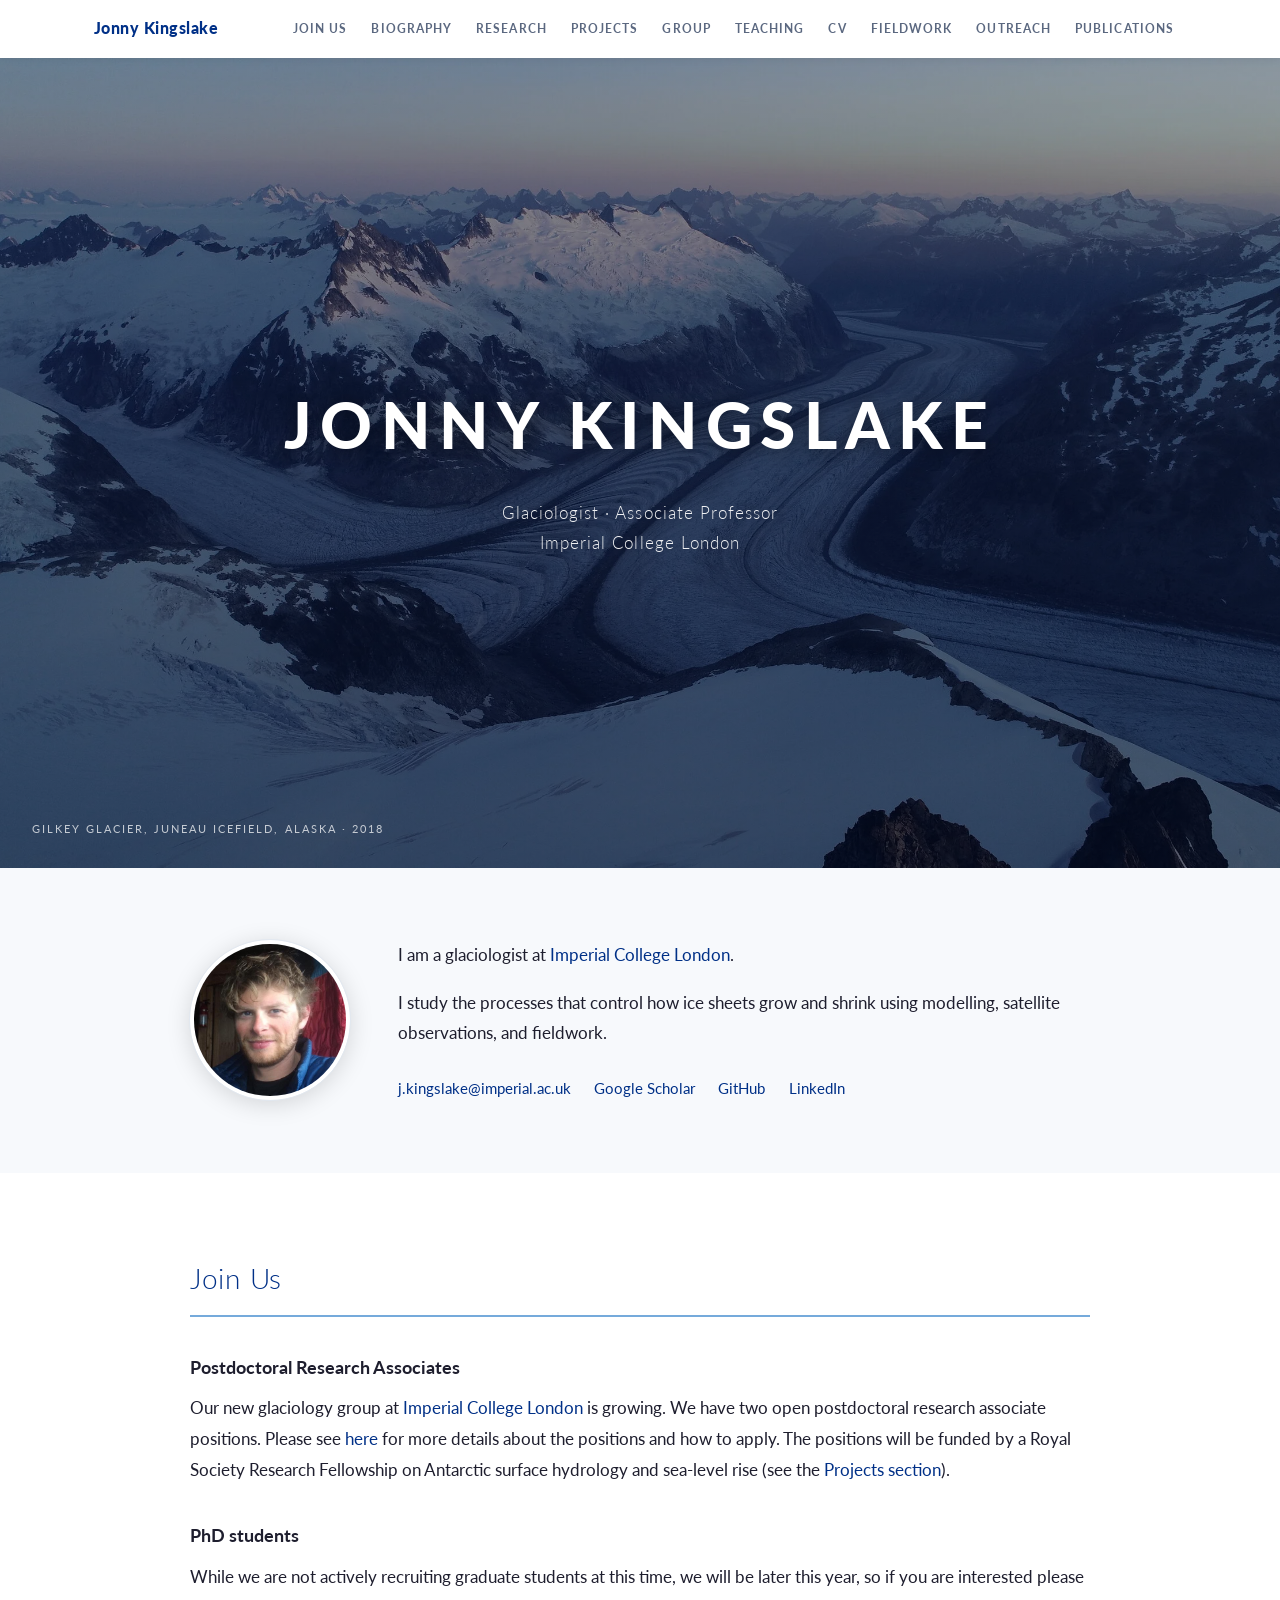
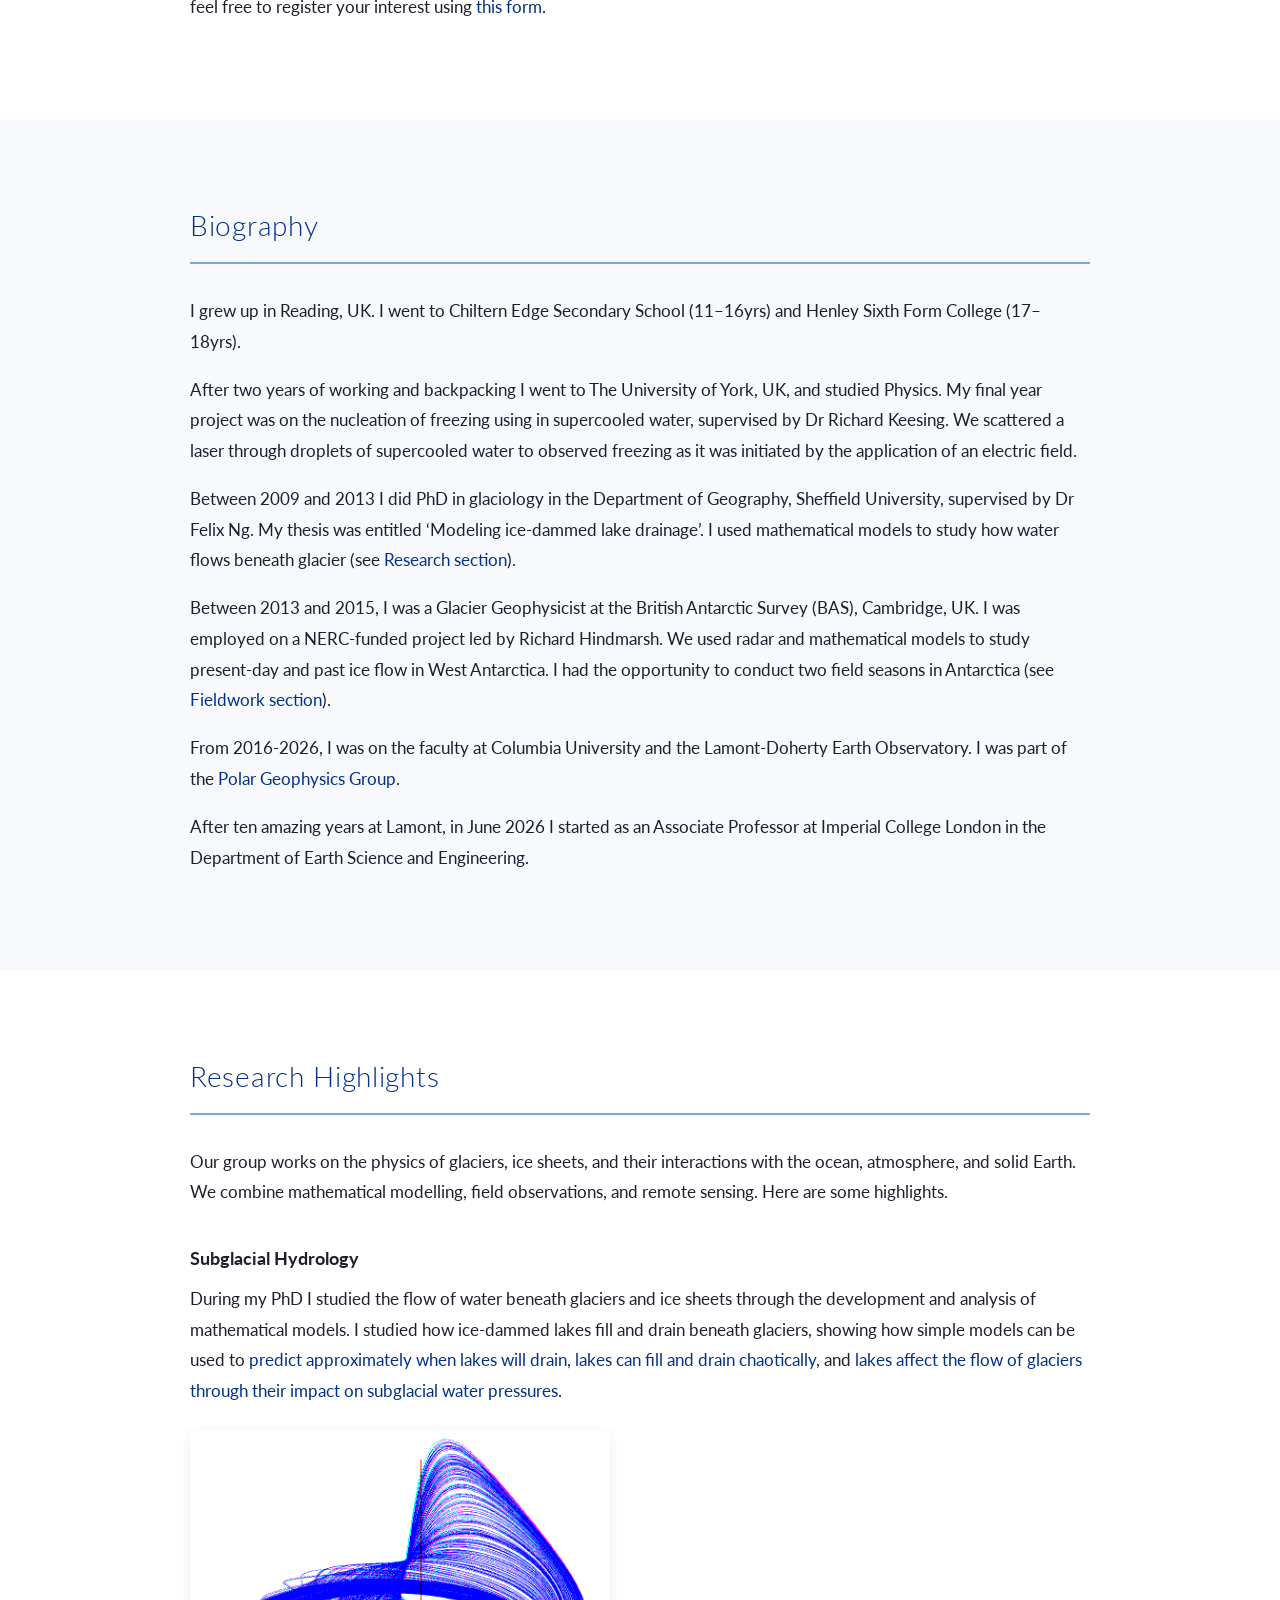
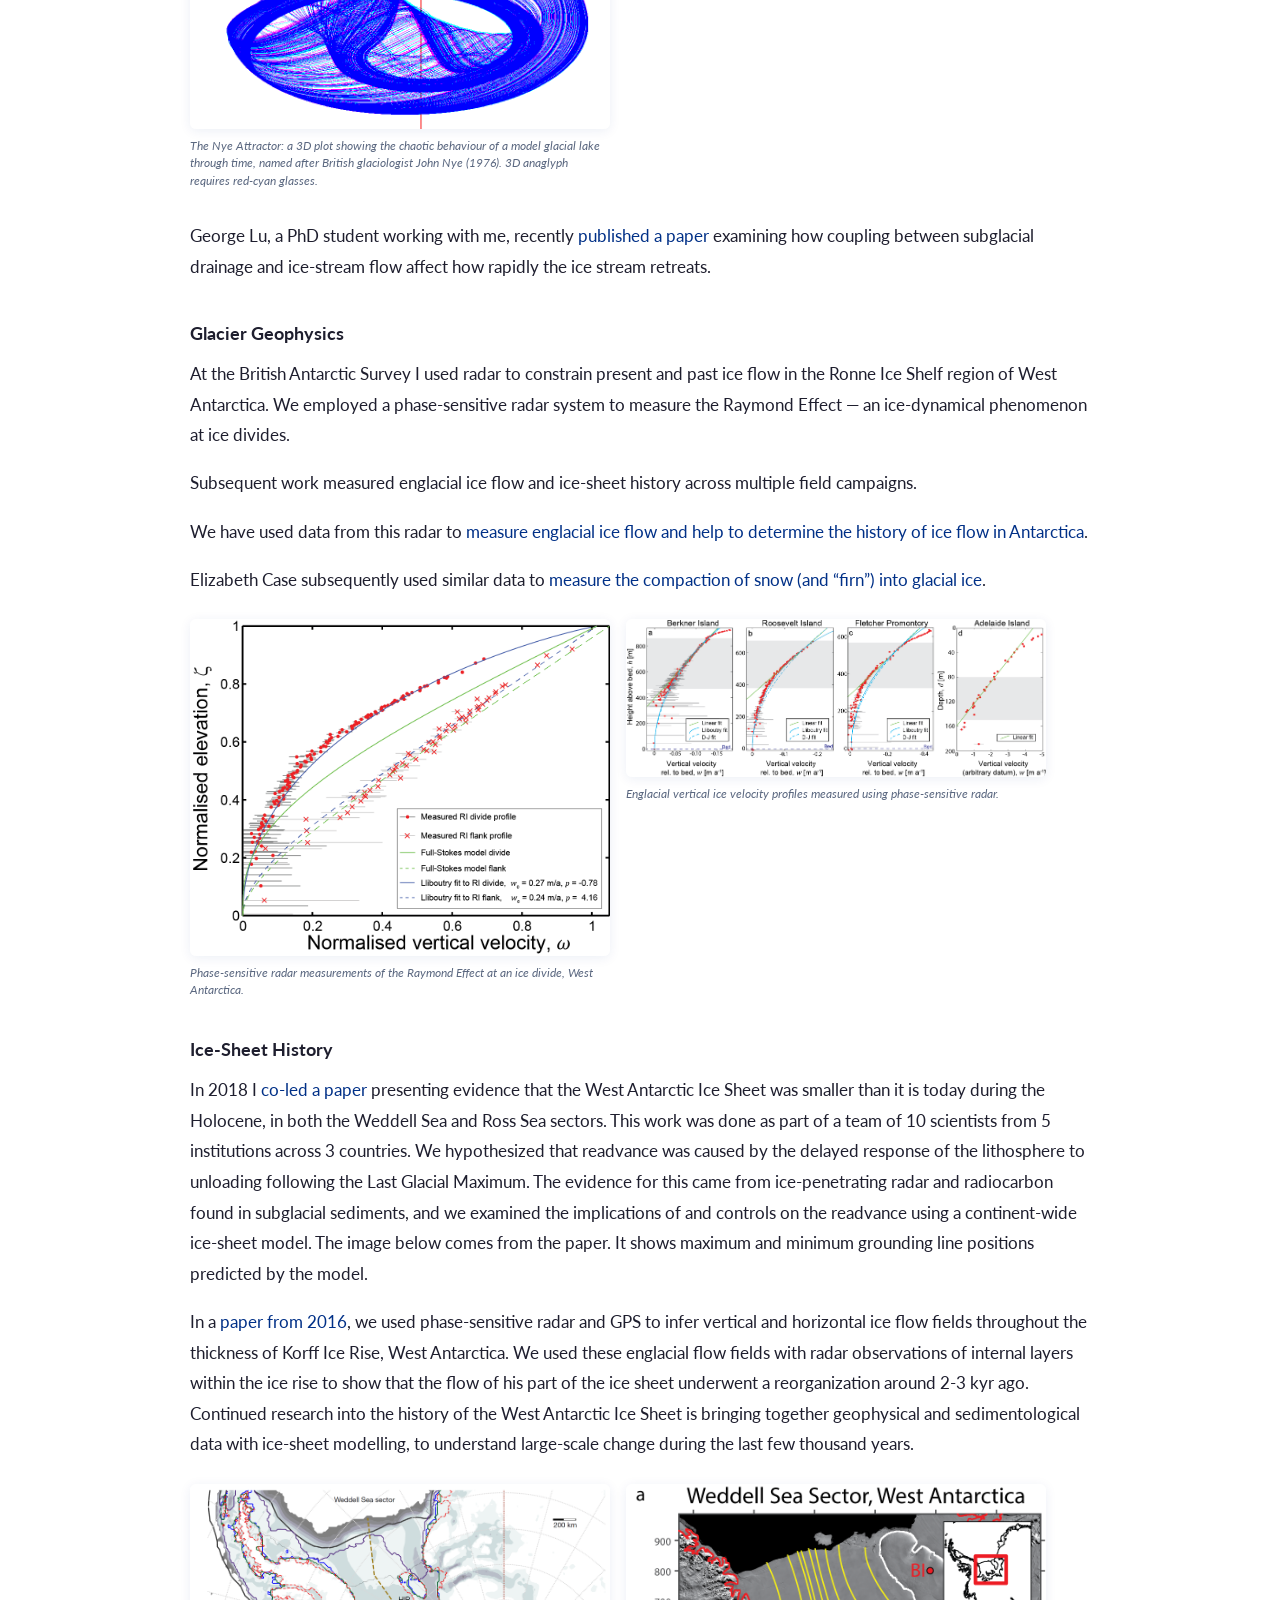
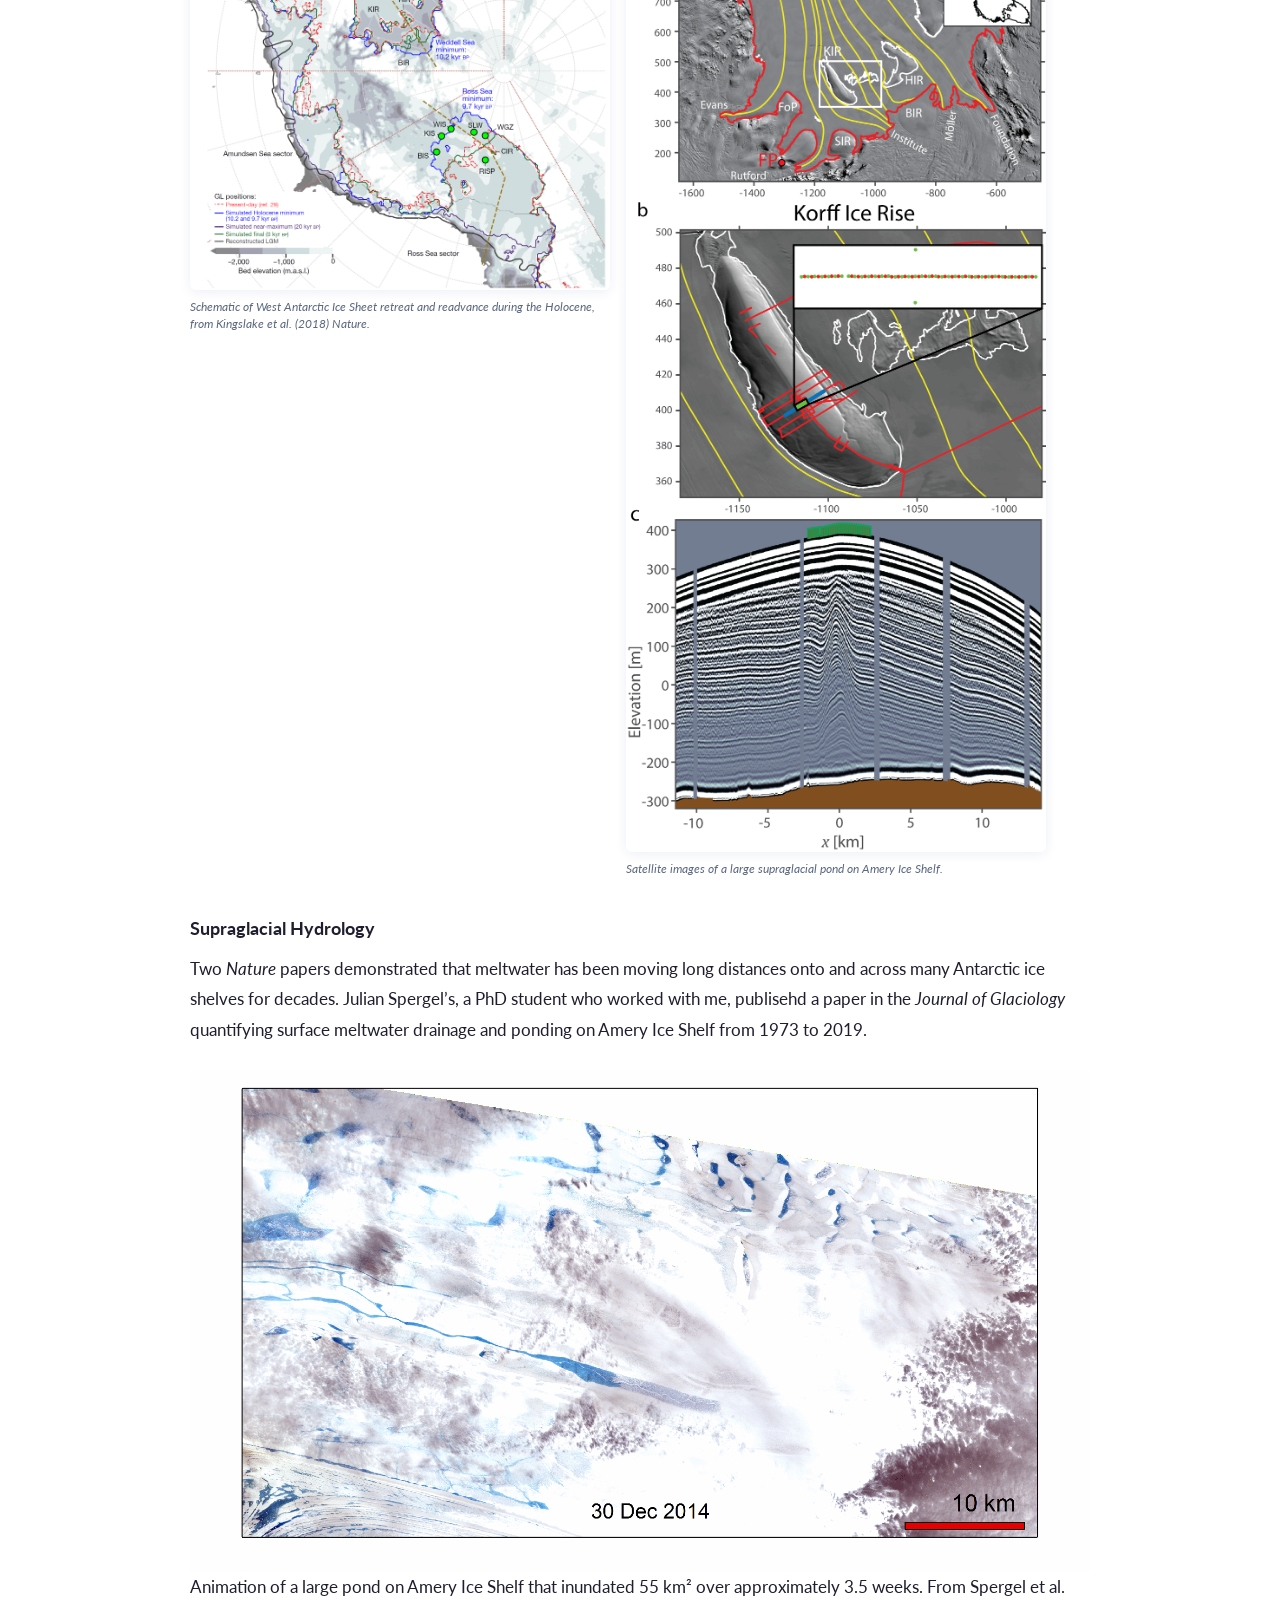
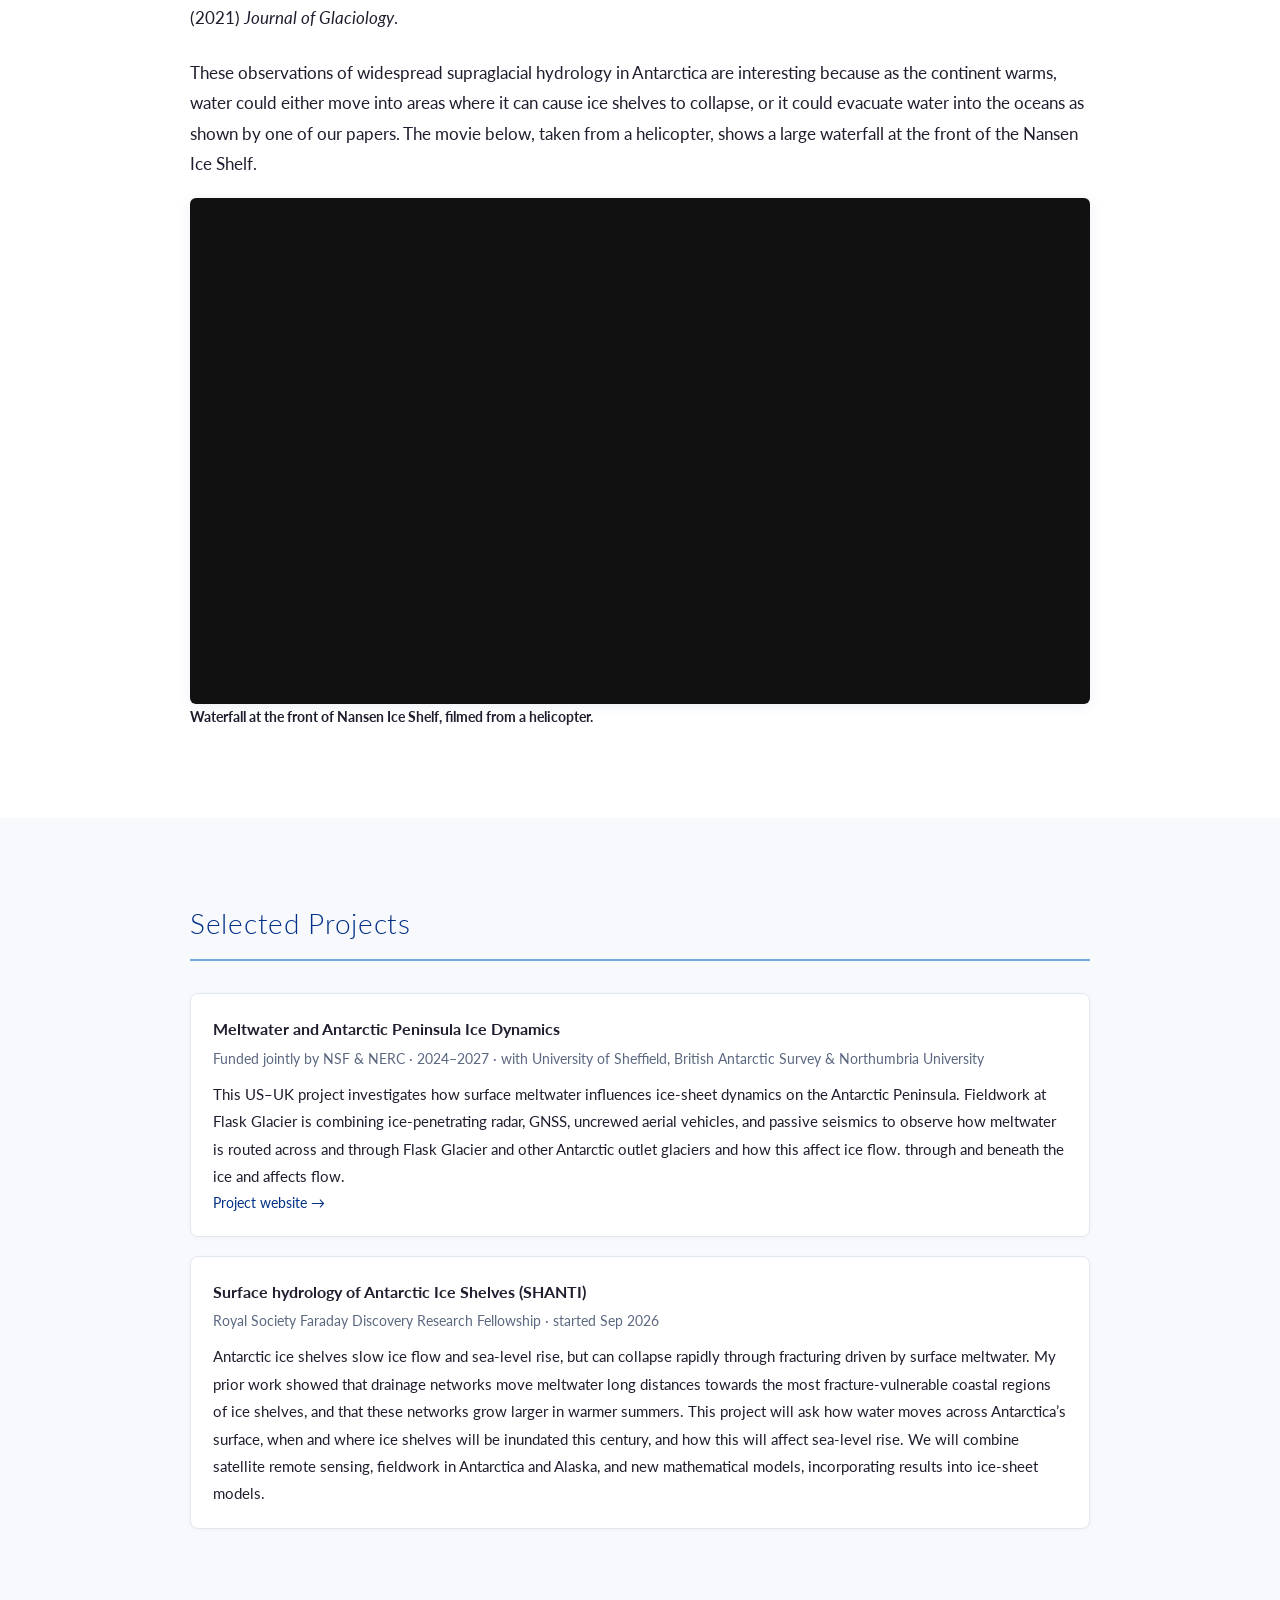
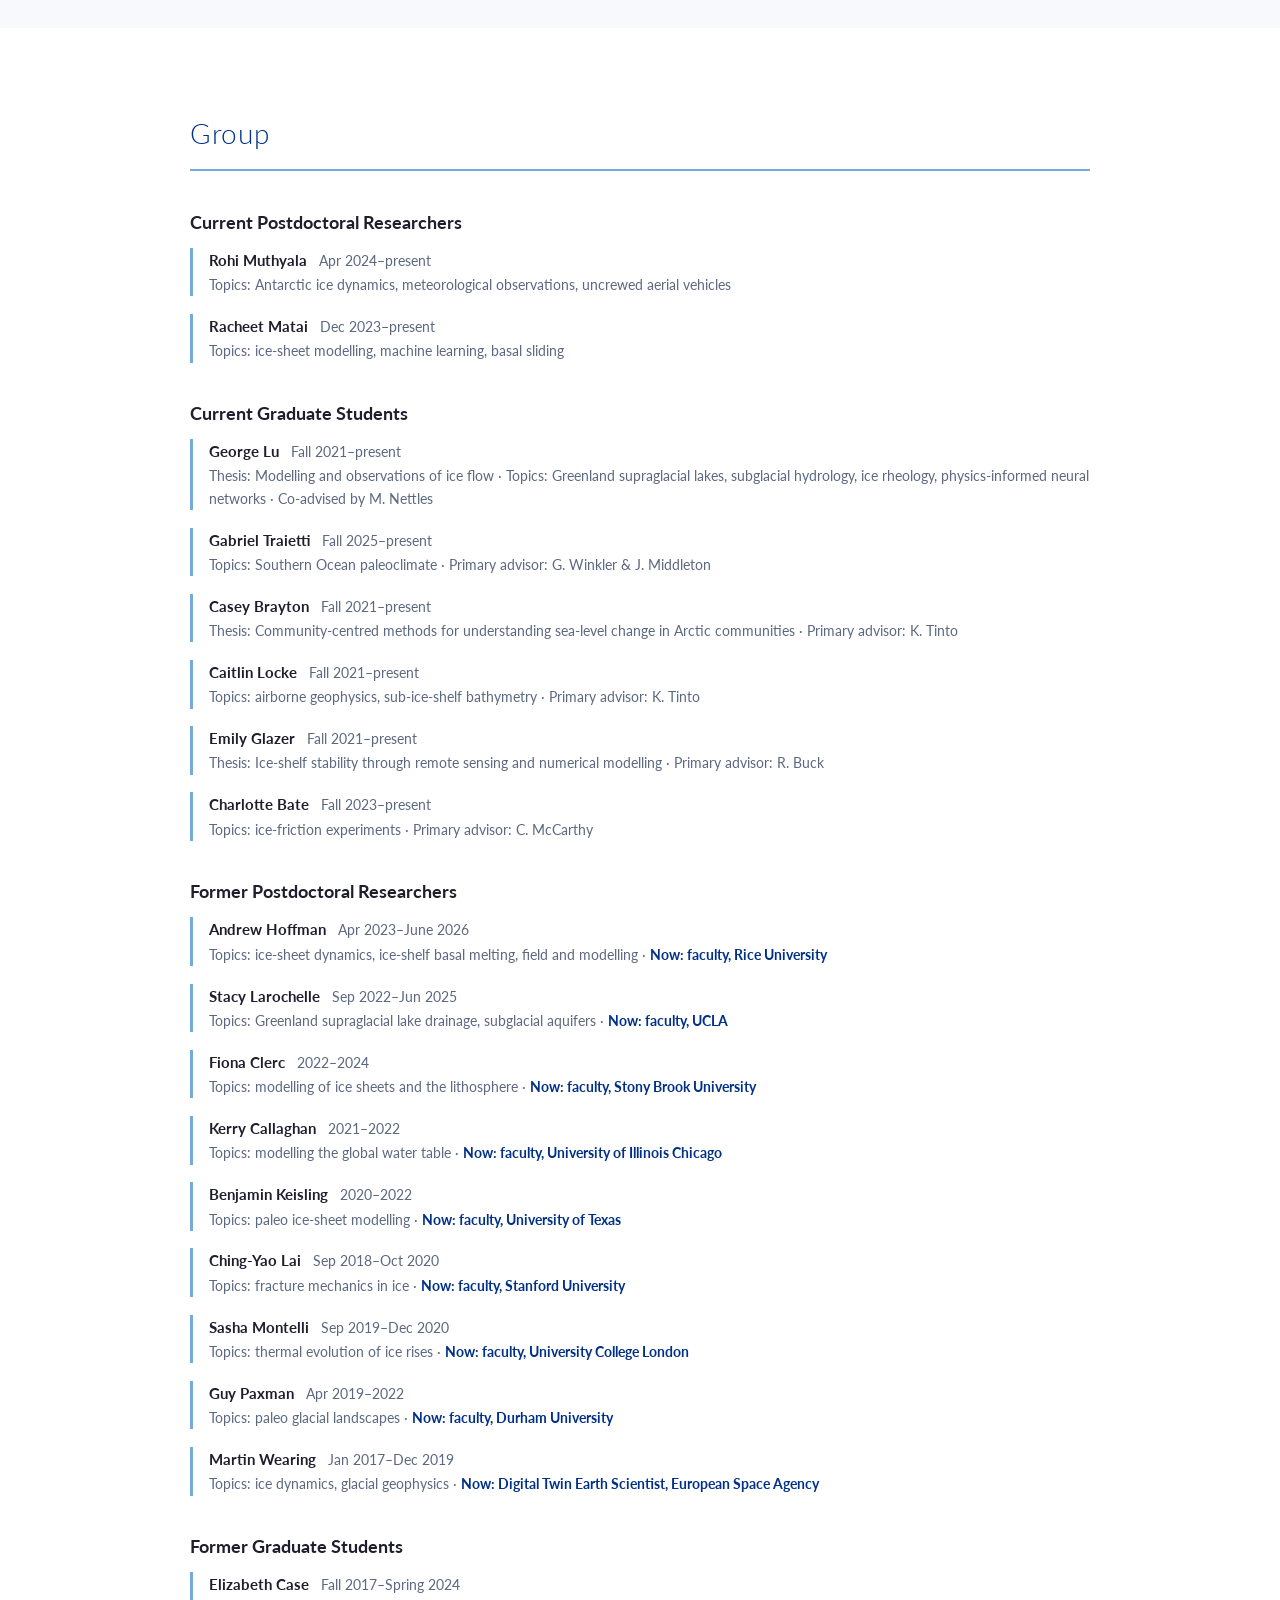
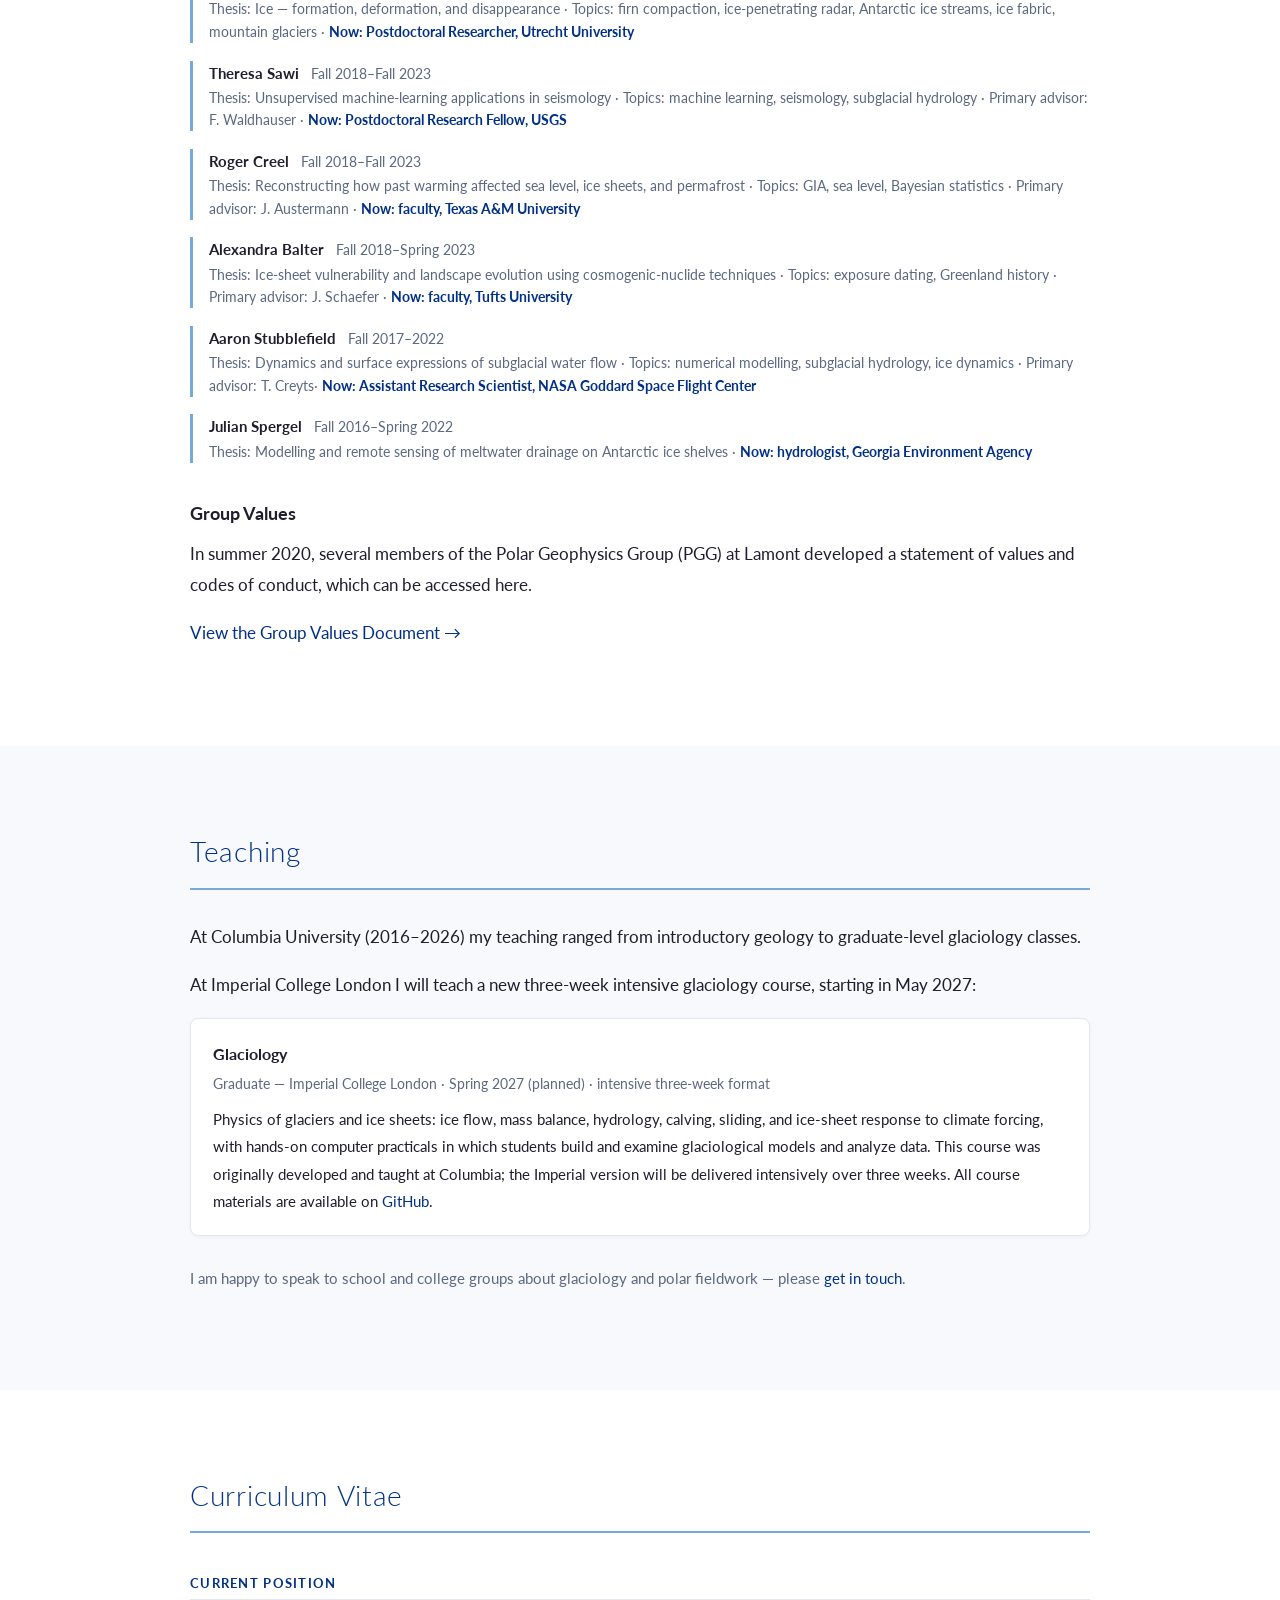
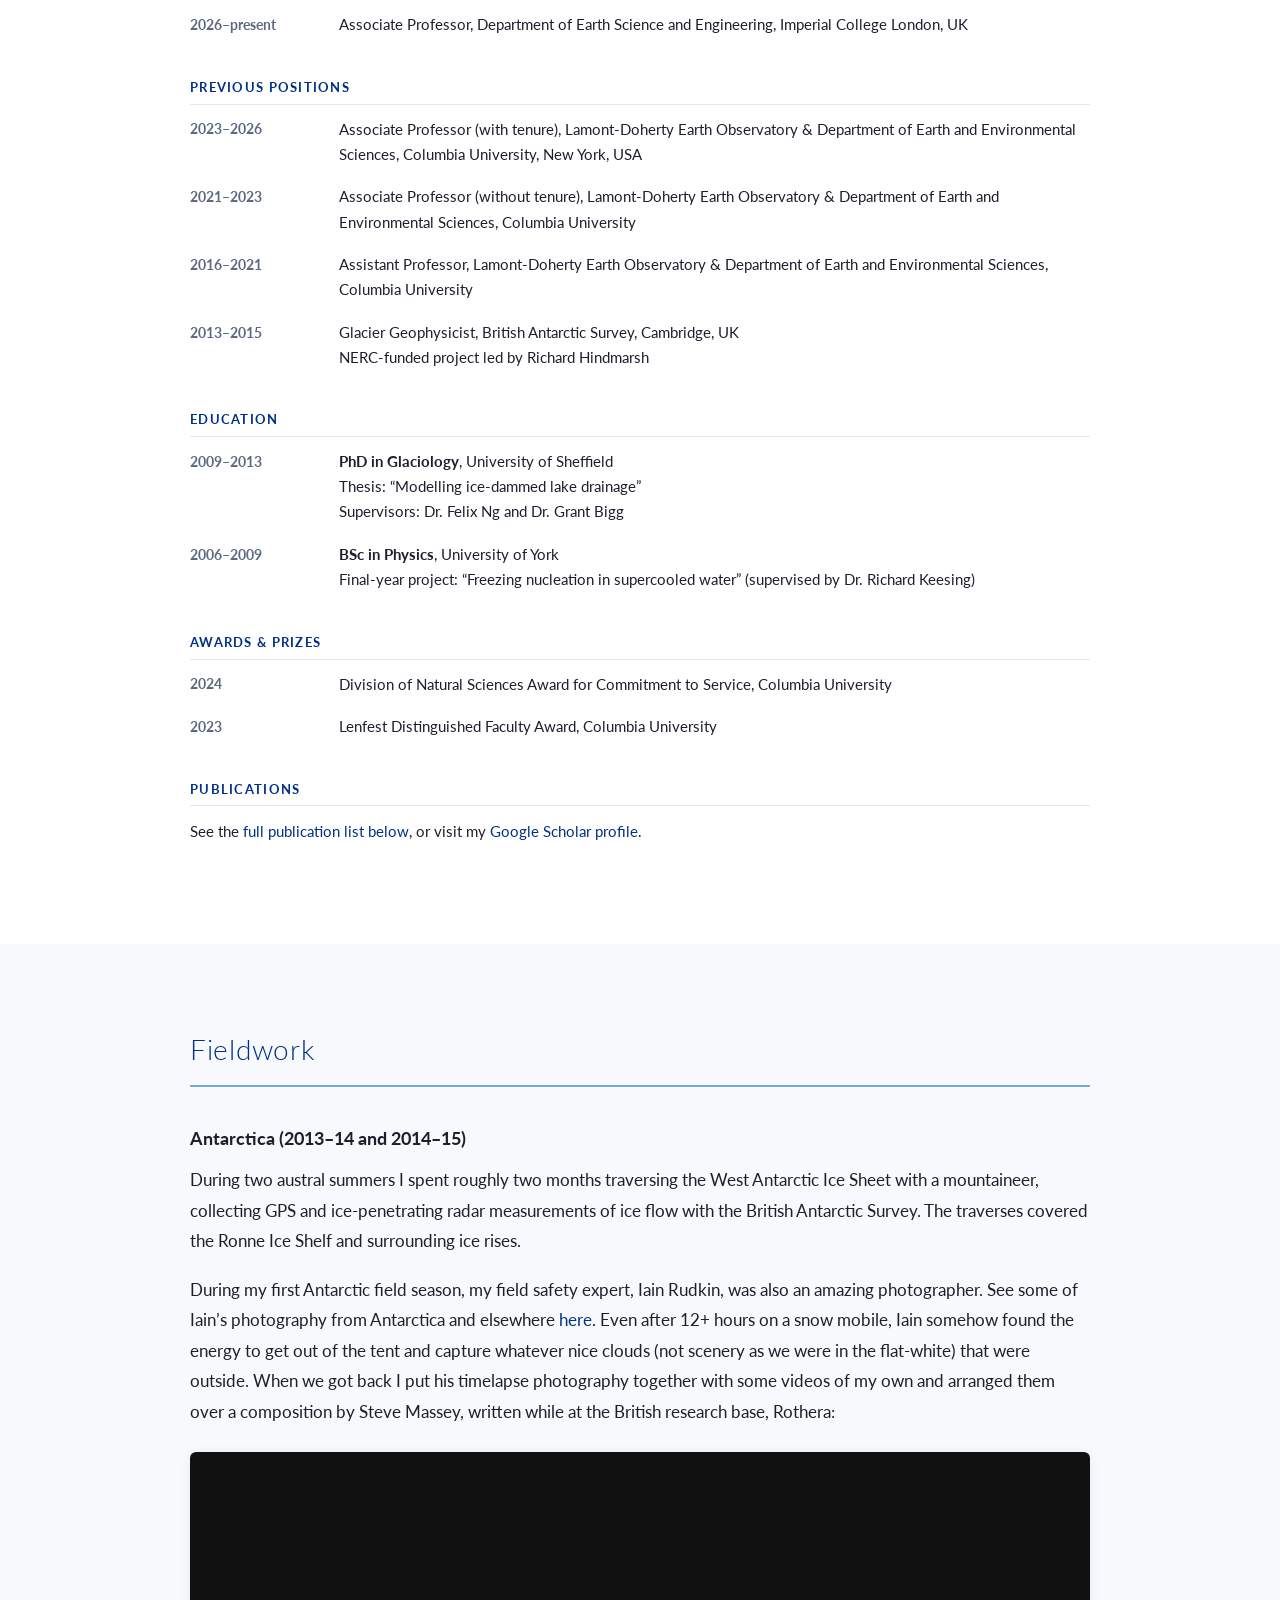
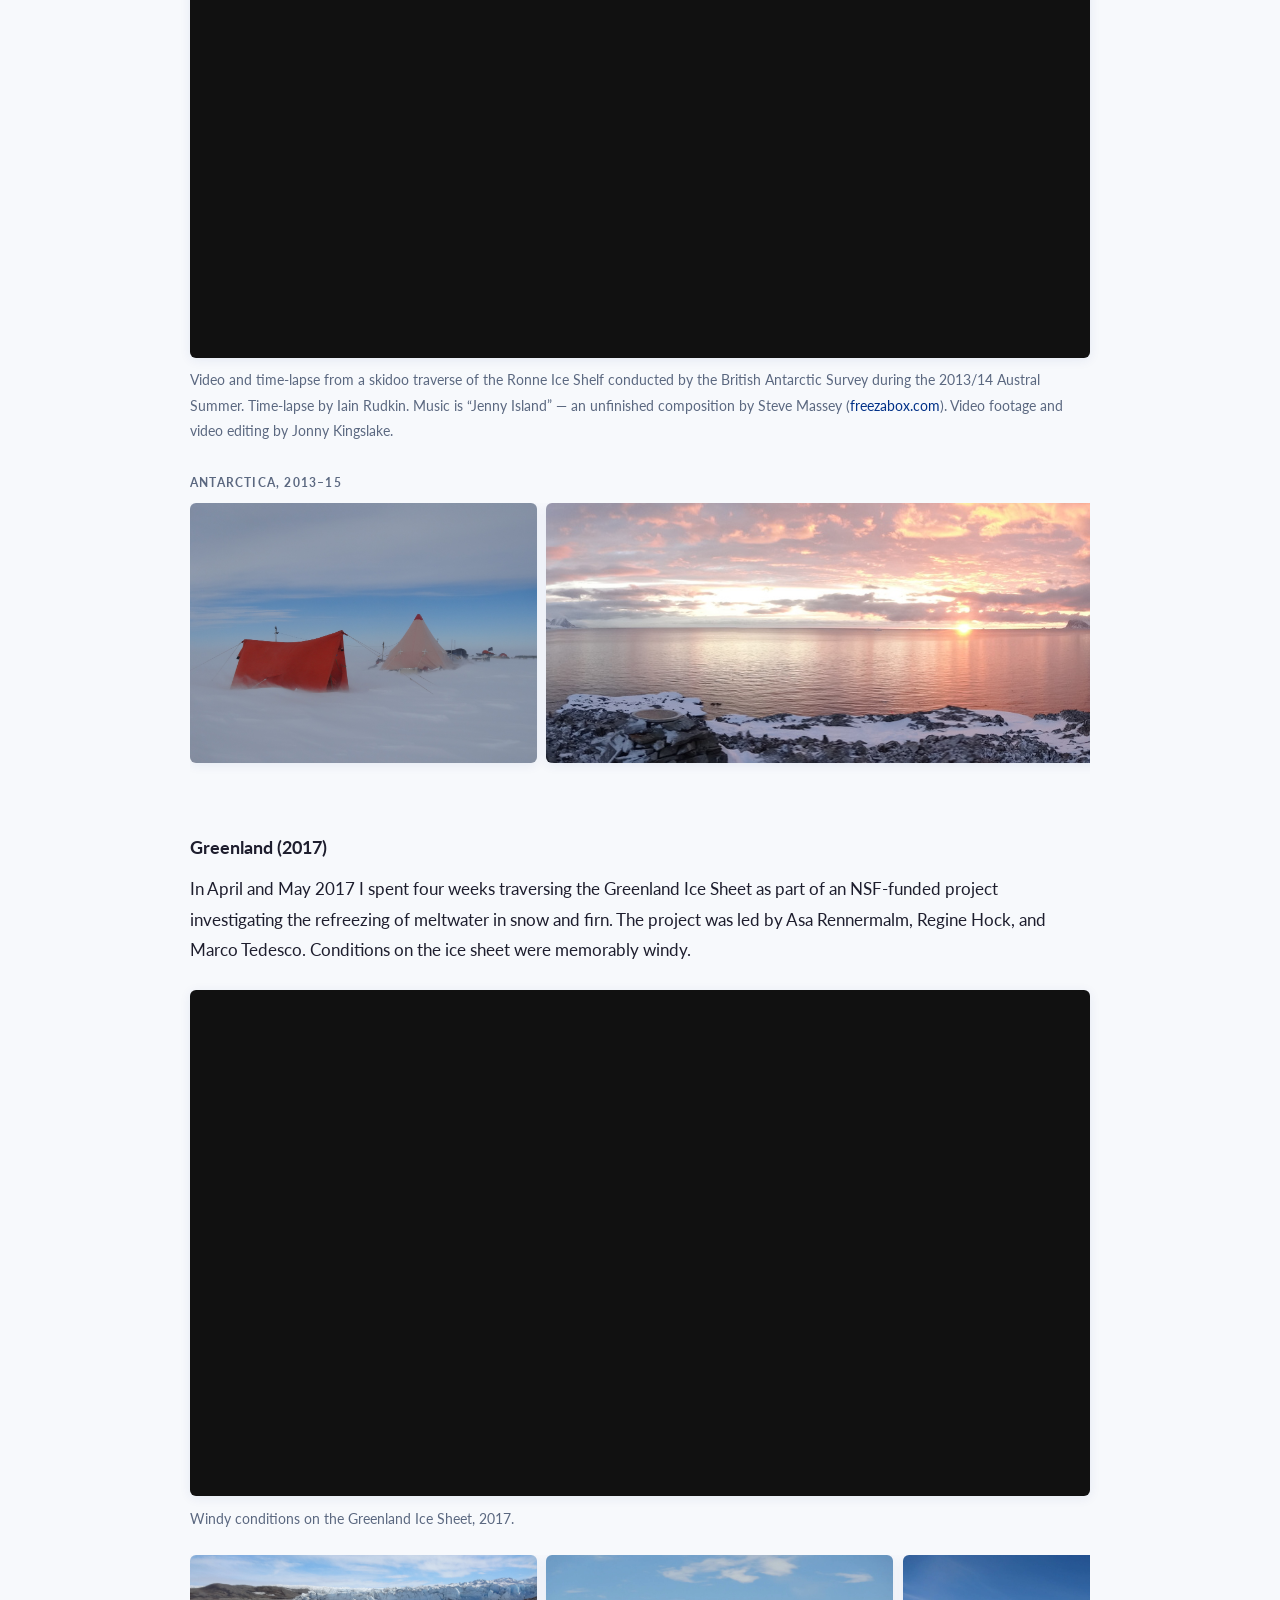
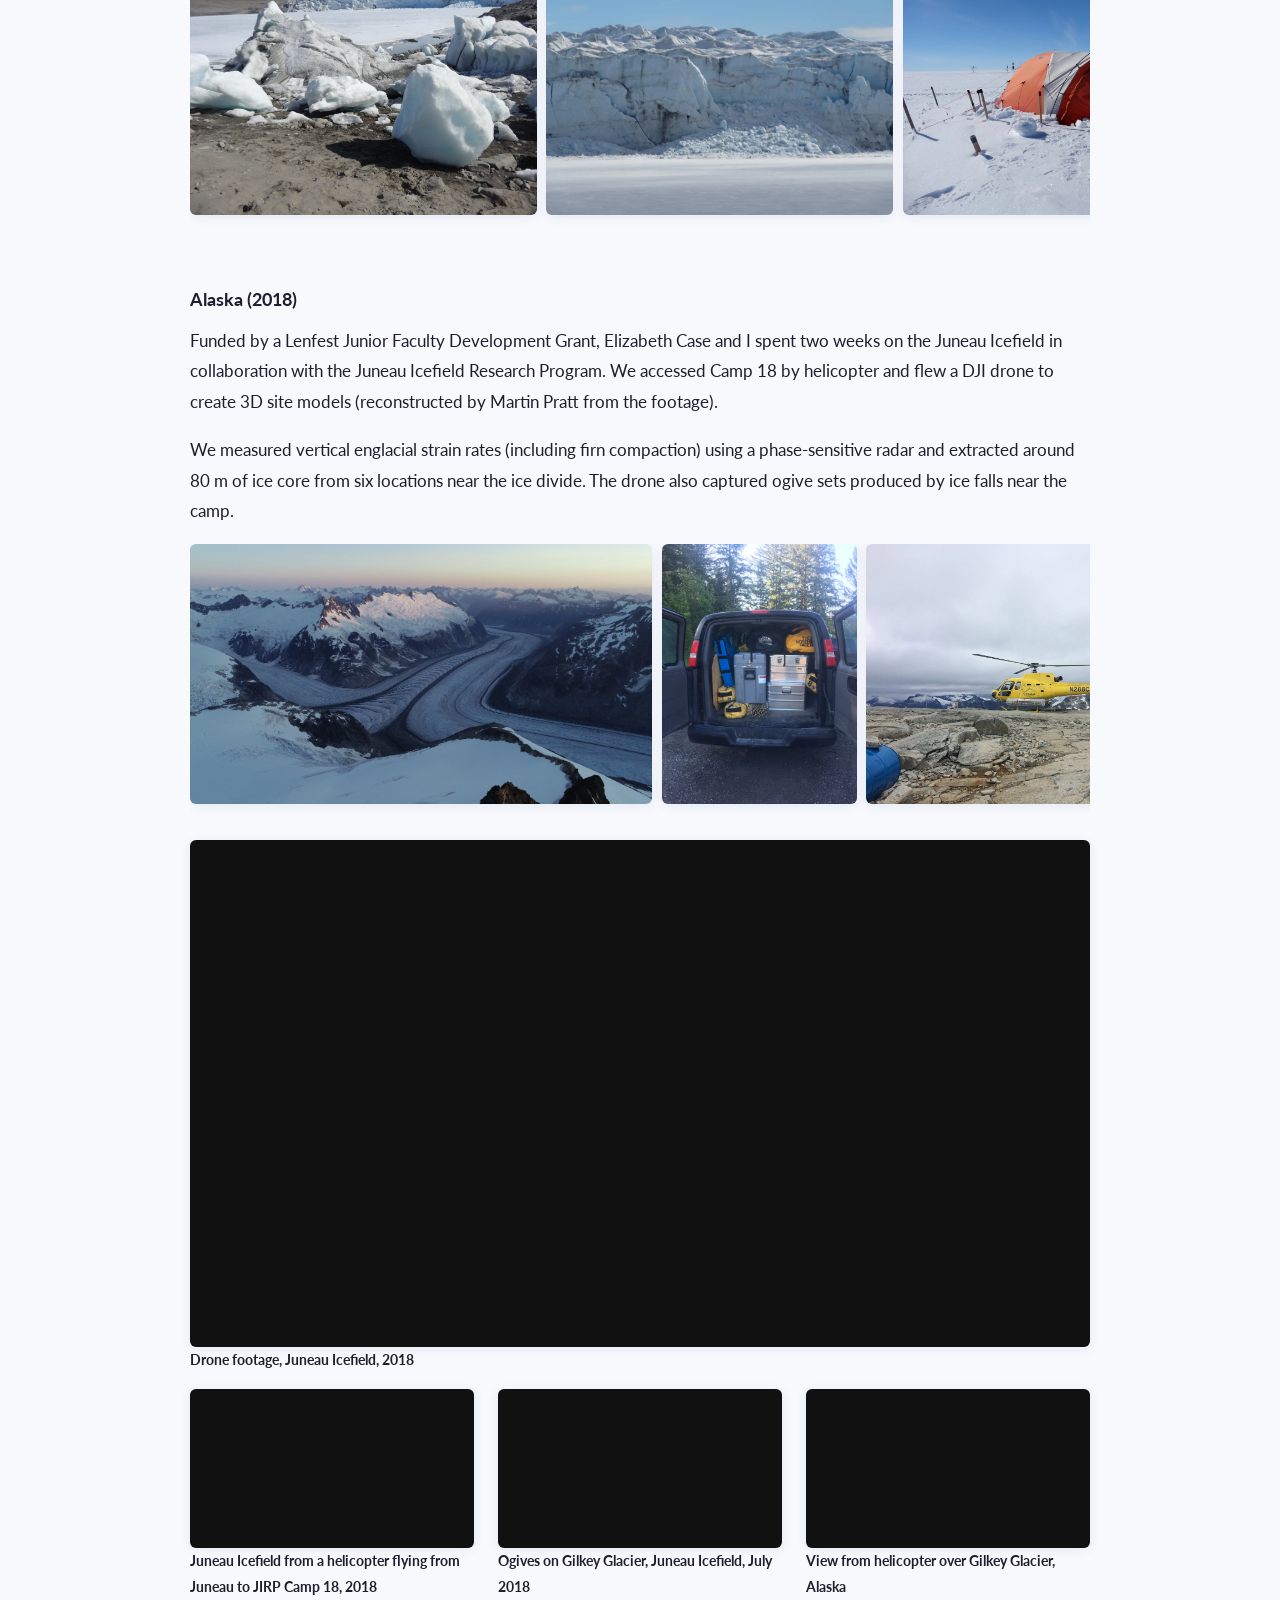
<file: index.html>
<!DOCTYPE html>
<html lang="en">
<head>
  <meta charset="UTF-8">
  <meta name="viewport" content="width=device-width, initial-scale=1.0">
  <meta name="description" content="Jonny Kingslake is an Associate Professor of Glaciology at Imperial College London, studying the processes that control how ice sheets grow and shrink through modelling, remote sensing, and polar fieldwork.">
  <meta name="author" content="Jonny Kingslake">
  <title>Jonny Kingslake | Glaciologist</title>

  <!-- OpenGraph (LinkedIn, Facebook, Slack previews) -->
  <meta property="og:type"        content="profile">
  <meta property="og:url"         content="https://jkingslake.github.io/personal-website/">
  <meta property="og:title"       content="Jonny Kingslake | Glaciologist">
  <meta property="og:description" content="Associate Professor of Glaciology at Imperial College London. Studying the processes that control how ice sheets grow and shrink.">
  <meta property="og:image"       content="https://jkingslake.github.io/personal-website/images/profile.jpg">

  <!-- Twitter / X Card -->
  <meta name="twitter:card"        content="summary_large_image">
  <meta name="twitter:title"       content="Jonny Kingslake | Glaciologist">
  <meta name="twitter:description" content="Associate Professor of Glaciology at Imperial College London. Studying the processes that control how ice sheets grow and shrink.">
  <meta name="twitter:image"       content="https://jkingslake.github.io/personal-website/images/profile.jpg">

  <!-- schema.org structured data -->
  <script type="application/ld+json">
  {
    "@context": "https://schema.org",
    "@type": "Person",
    "name": "Jonny Kingslake",
    "givenName": "Jonny",
    "familyName": "Kingslake",
    "jobTitle": "Associate Professor of Glaciology",
    "affiliation": {
      "@type": "Organization",
      "name": "Imperial College London",
      "url": "https://www.imperial.ac.uk/earth-science/"
    },
    "url": "https://jkingslake.github.io/personal-website/",
    "image": "https://jkingslake.github.io/personal-website/images/profile.jpg",
    "email": "j.kingslake@imperial.ac.uk",
    "sameAs": [
      "https://scholar.google.com/citations?user=YvZGpJIAAAAJ&hl=en&authuser=2",
      "https://github.com/jkingslake",
      "https://www.linkedin.com/in/jonathan-kingslake-6ab2733a/"
    ]
  }
  </script>

  <link rel="preconnect" href="https://fonts.googleapis.com">
  <link rel="preconnect" href="https://fonts.gstatic.com" crossorigin>
  <link href="https://fonts.googleapis.com/css2?family=Lato:wght@300;400;700;900&display=swap" rel="stylesheet">
  <link rel="stylesheet" href="css/style.css">

  <!-- Google Analytics -->
  <script async src="https://www.googletagmanager.com/gtag/js?id=G-Q7RB2BMTE9"></script>
  <script>
    window.dataLayer = window.dataLayer || [];
    function gtag(){dataLayer.push(arguments);}
    gtag('js', new Date());
    gtag('config', 'G-Q7RB2BMTE9');
  </script>
</head>
<body>

<!-- ══════════════════════════════════════════
     NAVIGATION
     ══════════════════════════════════════════ -->
<nav>
  <div class="nav-inner">
    <a class="nav-brand" href="#home">Jonny Kingslake</a>
    <div class="nav-links">
      <a href="#positions">Join Us</a>
      <a href="#biography">Biography</a>
      <a href="#research">Research</a>
      <a href="#projects">Projects</a>
      <a href="#group">Group</a>
      <a href="#teaching">Teaching</a>
      <a href="#cv">CV</a>
      <a href="#fieldwork">Fieldwork</a>
      <a href="#outreach">Outreach</a>
      <a href="#publications">Publications</a>
    </div>
  </div>
</nav>

<!-- ══════════════════════════════════════════
     HOME
     ══════════════════════════════════════════ -->
<section id="home">

  <!-- Hero: Gilkey Glacier background -->
  <div class="hero">
    <div class="hero-inner">
      <div class="hero-name">Jonny Kingslake</div>
      <div class="hero-role">
        Glaciologist &middot; Associate Professor<br>
        Imperial College London
      </div>
    </div>
    <div class="hero-location">Gilkey Glacier, Juneau Icefield, Alaska &middot; 2018</div>
  </div>

  <!-- Content below hero -->
  <div class="home-content">
    <div class="home-content-inner">
      <img class="profile-photo"
           src="images/profile.jpg"
           alt="Jonny Kingslake"
           onerror="this.style.display='none'">
      <div>
        <p>
          I am a glaciologist at
          <a href="https://www.imperial.ac.uk/earth-science/">Imperial College London</a>.
        </p>
        <p>  
          I study the processes that control how ice sheets grow and shrink using modelling, 
          satellite observations, and fieldwork.
        </p>

        <!-- <div class="announce">
          <strong>We are hiring!</strong> &rarr;
          <a href="#positions">See open positions</a>
        </div> -->

        <div class="contact-bar">
          <a href="mailto:j.kingslake@imperial.ac.uk">j.kingslake@imperial.ac.uk</a>
          <a href="https://scholar.google.com/citations?user=YvZGpJIAAAAJ&hl=en&authuser=2">Google Scholar</a>
          <a href="https://github.com/jkingslake" target="_blank" rel="noopener">GitHub</a>
          <a href="https://www.linkedin.com/in/jonathan-kingslake-6ab2733a/" target="_blank" rel="noopener">LinkedIn</a>
        </div>
      </div>
    </div>
  </div>

</section>

<!-- ══════════════════════════════════════════
     OPEN POSITIONS
     Content loaded from content/positions.html
     ══════════════════════════════════════════ -->
<section id="positions">
  <div class="container">
    <h2 class="section-title">Join Us</h2>
    <div id="positions-content">
      <p>Loading&hellip;</p>
    </div>
  </div>
</section>

<!-- ══════════════════════════════════════════
     BIOGRAPHY
     Content loaded from content/bio.html
     ══════════════════════════════════════════ -->
<section id="biography">
  <div class="container">
    <h2 class="section-title">Biography</h2>
    <div id="bio-content">
      <!-- Content loaded from content/bio.html — requires python3 -m http.server 8080 for local preview -->
    </div>
  </div>
</section>

<!-- ══════════════════════════════════════════
     RESEARCH HIGHLIGHTS
     (static — images and text are tightly coupled)
     ══════════════════════════════════════════ -->
<section id="research">
  <div class="container">
    <h2 class="section-title">Research Highlights</h2>

    <p>
      Our group works on the physics of glaciers, ice sheets, and their interactions with the
      ocean, atmosphere, and solid Earth. We combine mathematical modelling, field
      observations, and remote sensing. Here are some highlights. 
    </p>

    <!-- Subglacial Hydrology -->
    <h3>Subglacial Hydrology</h3>
    <p>
        During my PhD I studied the flow of water beneath glaciers and ice sheets through the development and analysis of mathematical models. 
        I studied how ice-dammed lakes fill and drain beneath glaciers, showing how simple models can be used to
        <a href="http://eprints.whiterose.ac.uk/92058/1/kingslake_ng_2013b.pdf" target="_blank" rel="noopener">predict approximately when lakes will drain</a>,
        <a href="http://nora.nerc.ac.uk/511045/1/Kingslake%202015.pdf" target="_blank" rel="noopener">lakes can fill and drain chaotically</a>,
        and <a href="http://eprints.whiterose.ac.uk/92059/7/kingslake_ng_2013.pdf" target="_blank" rel="noopener">lakes affect the flow of glaciers through their impact on subglacial water pressures</a>.
    </p>

    <div class="fig-gallery">
      <figure>
        <img src="images/nye-attractor.gif"
             alt="The Nye Attractor — chaotic dynamics of a glaciohydraulic model"
             loading="lazy"
             onerror="this.closest('figure').style.display='none'">
        <figcaption>
          The <em>Nye Attractor</em>: a 3D plot showing the chaotic behaviour of a model
          glacial lake through time, named after British glaciologist John Nye (1976).
          3D anaglyph requires red-cyan glasses.
        </figcaption>
      </figure>
    </div>

    <p>
      George Lu, a PhD student working with me, recently <a href="https://tc.copernicus.org/articles/18/5301/2024/" target="_blank" rel="noopener">published a paper</a> examining how coupling between
      subglacial drainage and ice-stream flow affect how rapidly the ice stream retreats.
    </p>



    <!-- Glacier Geophysics -->
    <h3>Glacier Geophysics</h3>
    <p>
      At the British Antarctic Survey I used radar to constrain present and past ice flow in
      the Ronne Ice Shelf region of West Antarctica. We employed a phase-sensitive radar
      system to measure the Raymond Effect &mdash; an ice-dynamical phenomenon at ice divides.
    </p>
    <p>
      Subsequent work measured englacial ice flow and ice-sheet history across multiple field
      campaigns. 
    </p>

    <p>
      We have used data from this radar to <a href="https://agupubs.onlinelibrary.wiley.com/doi/full/10.1002/2016GL070278" target="_blank" rel="noopener">measure englacial ice flow and help to determine the history of ice flow in Antarctica</a>.
    </p>

    <p>
      Elizabeth Case subsequently used similar data to <a href=”https://www.cambridge.org/core/journals/journal-of-glaciology/article/phasesensitive-radar-as-a-tool-for-measuring-firn-compaction/6400A1F1341117C72042EFC96DCE7234” target=”_blank” rel=”noopener”>measure the compaction of snow (and &ldquo;firn&rdquo;) into glacial ice</a>.
    </p>

    <div class="fig-gallery">
      <figure>
        <img src="images/fig4.png"
             alt="Phase-sensitive radar figure from Ronne Ice Shelf region"
             loading="lazy"
             onerror="this.closest('figure').style.display='none'">
        <figcaption>
          Phase-sensitive radar measurements of the Raymond Effect at an ice divide,
          West Antarctica.
        </figcaption>
      </figure>
      <figure>
        <img src="images/fig5.png"
             alt="Ice flow geophysics figure"
             loading="lazy"
             onerror="this.closest('figure').style.display='none'">
        <figcaption>
          Englacial vertical ice velocity profiles measured using phase-sensitive radar.
        </figcaption>
      </figure>
    </div>

    <!-- Ice-Sheet History -->
    <h3>Ice-Sheet History</h3>
    <p>
      In 2018 I <a href="https://www.nature.com/articles/s41586-018-0208-x.pdf" target="_blank" rel="noopener">co-led a paper</a>
      presenting evidence that the West Antarctic Ice Sheet was smaller than it 
      is today during the Holocene, in both the Weddell Sea and Ross Sea sectors. 
      This work was done as part of a team of 10 scientists from 5 institutions across 3 countries. 
      We hypothesized that readvance was caused by the delayed response of the lithosphere to unloading 
      following the Last Glacial Maximum. The evidence for this came from ice-penetrating radar and 
      radiocarbon found in subglacial sediments, and we examined the implications of and controls on the 
      readvance using a continent-wide ice-sheet model. The image below comes from the paper. 
      It shows maximum and minimum grounding line positions predicted by the model. 
    </p>
    <p>
      In a <a href="http://onlinelibrary.wiley.com/doi/10.1002/2016GL070278/epdf" target="_blank" rel="noopener">paper from 2016</a>, we used phase-sensitive radar and GPS to infer vertical and horizontal 
      ice flow fields throughout the thickness of Korff Ice Rise, West Antarctica. 
      We used these englacial flow fields with radar observations of internal layers within the ice rise 
      to show that the flow of his part of the ice sheet underwent a reorganization around 2-3 kyr ago. 
      Continued research into the history of the West Antarctic Ice Sheet is bringing together geophysical 
      and sedimentological data with ice-sheet modelling, 
      to understand large-scale change during the last few thousand years. 
    </p>

    <div class="fig-gallery">
      <figure>
        <img src="images/wais-readvance.png"
             alt="West Antarctic Ice Sheet retreat and readvance during the Holocene"
             loading="lazy"
             onerror="this.closest('figure').style.display='none'">
        <figcaption>
          Schematic of West Antarctic Ice Sheet retreat and readvance during the Holocene,
          from Kingslake et al. (2018) <em>Nature</em>.
        </figcaption>
      </figure>
      <figure>
        <img src="images/supra-fig1.png"
             alt="Satellite images of a large supraglacial pond on Amery Ice Shelf"
             loading="lazy"
             onerror="this.closest('figure').style.display='none'">
        <figcaption>
          Satellite images of a large supraglacial pond on Amery Ice Shelf.
        </figcaption>
      </figure>
    </div>

    <!-- Supraglacial Hydrology -->
    <h3>Supraglacial Hydrology</h3>

    <p>
      Two <em>Nature</em> papers demonstrated that meltwater has been moving long
      distances onto and across many Antarctic ice shelves for decades. Julian
      Spergel&rsquo;s, a PhD student who worked with me, publisehd a paper in the 
      <em>Journal of Glaciology</em> quantifying surface
      meltwater drainage and ponding on Amery Ice Shelf from 1973 to 2019.
    </p>

    <figure style="margin-top:1.5rem;">
      <img src="images/amery-animation.gif"
           alt="Animation of pond expansion on Amery Ice Shelf"
           loading="lazy"
           style="width:100%; border-radius:6px;"
           onerror="this.closest('figure').style.display='none'">
      <figcaption>
        Animation of a large pond on Amery Ice Shelf that inundated
        55&nbsp;km&sup2; over approximately 3.5&nbsp;weeks. From Spergel et al. (2021)
        <em>Journal of Glaciology</em>.
      </figcaption>
    </figure>

    <p style="margin-top:1.5rem;">
      These observations of widespread supraglacial hydrology in Antarctica are interesting because
      as the continent warms, water could either move into areas where it can cause ice shelves to
      collapse, or it could evacuate water into the oceans as shown by one of our papers. The movie
      below, taken from a helicopter, shows a large waterfall at the front of the Nansen Ice Shelf.
    </p>
    <div class="video-card" style="margin-top:1rem;">
      <div class="video-wrap">
        <iframe src="https://www.youtube.com/embed/dAOBbXQys78"
                title="Waterfall at the front of Nansen Ice Shelf"
                frameborder="0"
                allow="accelerometer; autoplay; clipboard-write; encrypted-media; gyroscope; picture-in-picture"
                allowfullscreen></iframe>
      </div>
      <div class="video-title">Waterfall at the front of Nansen Ice Shelf, filmed from a helicopter.</div>
    </div>

  </div>
</section>

<!-- ══════════════════════════════════════════
     SELECTED PROJECTS
     ══════════════════════════════════════════ -->
<section id="projects">
  <div class="container">
    <h2 class="section-title">Selected Projects</h2>

    <div class="course-card">
      <div class="course-name">Meltwater and Antarctic Peninsula Ice Dynamics</div>
      <div class="course-meta">Funded jointly by NSF &amp; NERC &middot; 2024&ndash;2027 &middot; with University of Sheffield, British Antarctic Survey &amp; Northumbria University</div>
      <p>
        This US&ndash;UK project investigates how surface meltwater influences ice-sheet dynamics
        on the Antarctic Peninsula. Fieldwork at Flask Glacier is combining ice-penetrating radar,
        GNSS, uncrewed aerial vehicles, and passive seismics to observe how meltwater is routed across and through 
        Flask Glacier and other Antarctic outlet glaciers and how this affect ice flow. 
        through and beneath the ice and affects flow. 
      </p>
      <p style="margin-bottom:0; font-size:.88rem;">
        <a href="https://ldeo-glaciology.github.io/AntPen_NSF_NERC/" target="_blank" rel="noopener">Project website &rarr;</a>
      </p>
    </div>

    <div class="course-card">
      <div class="course-name">Surface hydrology of Antarctic Ice Shelves (SHANTI)</div>
      <div class="course-meta">Royal Society Faraday Discovery Research Fellowship &middot; started Sep 2026 </div>
      <p>
        Antarctic ice shelves slow ice flow and sea-level rise, but can collapse rapidly through
        fracturing driven by surface meltwater. My prior work showed that drainage networks
        move meltwater long distances towards the most fracture-vulnerable coastal regions of ice
        shelves, and that these networks grow larger in warmer summers. This project will ask
        how water moves across Antarctica&rsquo;s surface, when and where ice shelves will be
        inundated this century, and how this will affect sea-level rise. We will combine
        satellite remote sensing, fieldwork in Antarctica and Alaska, and new mathematical models,
        incorporating results into ice-sheet models.
      </p>
    </div>

  </div>
</section>

<!-- ══════════════════════════════════════════
     GROUP
     Content loaded from content/group.html
     ══════════════════════════════════════════ -->
<section id="group">
  <div class="container">
    <h2 class="section-title">Group</h2>
    <div id="group-content">
      <p>Loading&hellip;</p>
    </div>
  </div>
</section>

<!--══════════════════════════════════════════
     TEACHING
     Content loaded from content/teaching.html
     ══════════════════════════════════════════ -->
<section id="teaching">
  <div class="container">
    <h2 class="section-title">Teaching</h2>
    <div id="teaching-content">
      <p>Loading&hellip;</p>
    </div>
  </div>
</section>

<!-- ══════════════════════════════════════════
     CV
     Content loaded from content/cv.html
     ══════════════════════════════════════════ -->
<section id="cv">
  <div class="container">
    <h2 class="section-title">Curriculum Vitae</h2>
    <div id="cv-content">
      <p>Loading&hellip;</p>
    </div>
  </div>
</section>

<!-- ══════════════════════════════════════════
     FIELDWORK
     ══════════════════════════════════════════ -->
<section id="fieldwork">
  <div class="container">
    <h2 class="section-title">Fieldwork</h2>

    <div class="fieldwork-entry">
      <h3>Antarctica (2013&ndash;14 and 2014&ndash;15)</h3>
      <p>
        During two austral summers I spent roughly two months traversing the West Antarctic
        Ice Sheet with a mountaineer, collecting GPS and ice-penetrating radar
        measurements of ice flow with the British Antarctic Survey. The traverses covered
        the Ronne Ice Shelf and surrounding ice rises.
      </p>
      <p>
        During my first Antarctic field season, my field safety expert, Iain Rudkin, was also
        an amazing photographer. See some of Iain&rsquo;s photography from Antarctica and
        elsewhere <a href="https://www.iainrudkin.com" target="_blank" rel="noopener">here</a>.
        Even after 12+ hours on a snow mobile, Iain somehow found the energy to get out of
        the tent and capture whatever nice clouds (not scenery as we were in the flat-white)
        that were outside. When we got back I put his timelapse photography together with
        some videos of my own and arranged them over a composition by Steve Massey, written
        while at the British research base, Rothera:
      </p>
      <div class="video-card" style="margin:1.5rem 0;">
        <div class="video-wrap">
          <iframe src="https://www.youtube.com/embed/MYFUgIQBcT4"
                  title="Skidoo traverse of the Ronne Ice Shelf, 2013/14"
                  allow="accelerometer; autoplay; clipboard-write; encrypted-media; gyroscope; picture-in-picture"
                  allowfullscreen
                  loading="lazy"></iframe>
        </div>
        <p style="font-size:.88rem; color:var(--text-light); margin-top:.6rem;">
          Video and time-lapse from a skidoo traverse of the Ronne Ice Shelf conducted by the
          British Antarctic Survey during the 2013/14 Austral Summer. Time-lapse by Iain Rudkin.
          Music is &ldquo;Jenny Island&rdquo; &mdash; an unfinished composition by Steve Massey
          (<a href="http://freezabox.com" target="_blank" rel="noopener">freezabox.com</a>).
          Video footage and video editing by Jonny Kingslake.
        </p>
      </div>
      <div class="photo-strip-label">Antarctica, 2013&ndash;15</div>
      <div class="photo-strip">
        <img src="images/fieldwork/ant-01.jpg" alt="Antarctic fieldwork camp in a blizzard" loading="lazy">
        <img src="images/fieldwork/ant-02.jpg" alt="Fieldwork on the West Antarctic Ice Sheet" loading="lazy">
        <img src="images/fieldwork/ant-03.jpg" alt="West Antarctic Ice Sheet traverse" loading="lazy">
        <img src="images/fieldwork/ant-04.jpg" alt="GPS and radar measurements, Antarctica" loading="lazy">
        <img src="images/fieldwork/ant-05.jpg" alt="Skidoo traverse, Ronne Ice Shelf" loading="lazy">
        <img src="images/fieldwork/ant-06.jpg" alt="Antarctica fieldwork scene" loading="lazy">
        <img src="images/fieldwork/ant-07.jpg" alt="Radar survey, West Antarctica" loading="lazy">
        <img src="images/fieldwork/ant-08.jpg" alt="Radar sled in Antarctica" loading="lazy">
        <img src="images/fieldwork/ant-09.jpg" alt="British Antarctic Survey Twin Otter" loading="lazy">
      </div>
    </div>

    <div class="fieldwork-entry">
      <h3>Greenland (2017)</h3>
      <p>
        In April and May 2017 I spent four weeks traversing the Greenland Ice Sheet as part
        of an NSF-funded project investigating the refreezing of meltwater in snow and firn.
        The project was led by Asa Rennermalm, Regine Hock, and Marco Tedesco. Conditions
        on the ice sheet were memorably windy.
      </p>
      <div class="video-card" style="margin:1.5rem 0;">
        <div class="video-wrap">
          <iframe src="https://www.youtube.com/embed/ebOWaNQ3jVY"
                  title="Greenland Ice Sheet fieldwork, 2017"
                  allow="accelerometer; autoplay; clipboard-write; encrypted-media; gyroscope; picture-in-picture"
                  allowfullscreen
                  loading="lazy"></iframe>
      </div>
        <p style="font-size:.88rem; color:var(--text-light); margin-top:.6rem;">
          Windy conditions on the Greenland Ice Sheet, 2017.
        </p>
      </div>
      <div class="photo-strip">
        <img src="images/fieldwork/grn-01.jpg" alt="Greenland Ice Sheet traverse" loading="lazy">
        <img src="images/fieldwork/grn-02.jpg" alt="Greenland fieldwork camp" loading="lazy">
        <img src="images/fieldwork/grn-03.jpg" alt="Greenland snow and firn measurements" loading="lazy">
        <img src="images/fieldwork/grn-04.jpg" alt="Greenland Ice Sheet 2017" loading="lazy">
      </div>
    </div>

    <div class="fieldwork-entry">
      <h3>Alaska (2018)</h3>
      <p>
        Funded by a Lenfest Junior Faculty Development Grant, Elizabeth Case and I spent
        two weeks on the Juneau Icefield in collaboration with the Juneau Icefield Research
        Program. We accessed Camp&nbsp;18 by helicopter and flew a DJI drone to create 3D
        site models (reconstructed by Martin Pratt from the footage).
      </p>
      <p>
        We measured vertical englacial strain rates (including firn compaction) using a
        phase-sensitive radar and extracted around 80&nbsp;m of ice core from six locations
        near the ice divide. The drone also captured ogive sets produced by ice falls
        near the camp.
      </p>
      <div class="photo-strip">
        <img src="images/gilkey-glacier.jpg" alt="Gilkey Glacier from the air, Juneau Icefield" loading="lazy">
        <img src="images/alaska/ak-01.jpg" alt="Field equipment loaded for the Juneau Icefield" loading="lazy">
        <img src="images/alaska/ak-02.jpg" alt="Juneau Icefield Research Program, 2018" loading="lazy">
        <img src="images/alaska/ak-03.jpg" alt="Juneau Icefield camp" loading="lazy">
        <img src="images/alaska/ak-04.jpg" alt="Ice core extraction, Juneau Icefield" loading="lazy">
        <img src="images/alaska/ak-05.jpg" alt="Phase-sensitive radar on the Juneau Icefield" loading="lazy">
        <img src="images/alaska/ak-06.jpg" alt="Juneau Icefield fieldwork 2018" loading="lazy">
        <img src="images/alaska/ak-07.jpg" alt="Juneau Icefield 2018" loading="lazy">
        <img src="images/alaska/ak-08.jpg" alt="Alaska fieldwork 2018" loading="lazy">
      </div>
      <!-- Drone footage: full width -->
      <div class="video-card" style="margin-top:1.5rem;">
        <div class="video-wrap">
          <iframe src="https://www.youtube.com/embed/zcIQzujq_qM"
                  title="Drone footage, Juneau Icefield, 2018"
                  allow="accelerometer; autoplay; clipboard-write; encrypted-media; gyroscope; picture-in-picture"
                  allowfullscreen loading="lazy"></iframe>
        </div>
        <div class="video-title">Drone footage, Juneau Icefield, 2018</div>
      </div>
      <!-- Three smaller videos in a row -->
      <div class="video-grid" style="margin-top:1rem;">
        <div class="video-card">
          <div class="video-wrap">
            <iframe src="https://www.youtube.com/embed/ybwDq4md9Us"
                    title="Juneau Icefield, 2018, from a helicopter flying from Juneau to JIRP Camp 18"
                    allow="accelerometer; autoplay; clipboard-write; encrypted-media; gyroscope; picture-in-picture"
                    allowfullscreen loading="lazy"></iframe>
          </div>
          <div class="video-title">Juneau Icefield from a helicopter flying from Juneau to JIRP Camp&nbsp;18, 2018</div>
        </div>
        <div class="video-card">
          <div class="video-wrap">
            <iframe src="https://www.youtube.com/embed/V3zcAmeYmKw"
                    title="Ogives on Gilkey Glacier, Juneau Icefield, Alaska, July 2018"
                    allow="accelerometer; autoplay; clipboard-write; encrypted-media; gyroscope; picture-in-picture"
                    allowfullscreen loading="lazy"></iframe>
          </div>
          <div class="video-title">Ogives on Gilkey Glacier, Juneau Icefield, July 2018</div>
        </div>
        <div class="video-card">
          <div class="video-wrap">
            <iframe src="https://www.youtube.com/embed/CISDXbPYA7w"
                    title="View from helicopter over Gilkey Glacier, Alaska"
                    allow="accelerometer; autoplay; clipboard-write; encrypted-media; gyroscope; picture-in-picture"
                    allowfullscreen loading="lazy"></iframe>
          </div>
          <div class="video-title">View from helicopter over Gilkey Glacier, Alaska</div>
        </div>
      </div>
    </div>

  </div>
</section>

<!-- ══════════════════════════════════════════
     OUTREACH
     ══════════════════════════════════════════ -->
<section id="outreach">
  <div class="container">
    <h2 class="section-title">Outreach</h2>

    <p>
      I am committed to communicating glaciology and polar science to broad audiences.
      Regular events include:
    </p>

    <ul>
      <li>Women in STEM event at the Intrepid Air and Space Museum</li>
      <li>Earth-Sun Day at the American Museum of Natural History</li>
      <li>Hudson River Community Sailing Club events</li>
      <li>Lycée Français de New York school visits</li>
      <li>Annual Lamont-Doherty Earth Observatory Open House</li>
    </ul>

    <h3>EI Live Lecture Series (2020)</h3>
    <p>
      During 2020, when in-person outreach was unavailable, I gave a series of
      &ldquo;EI&nbsp;Live&rdquo; online assessible lectures about my research:
    </p>

    <div class="video-grid">
      <div class="video-card">
        <div class="video-title">Antarctica Fieldwork</div>
        <div class="video-wrap">
          <iframe src="https://www.youtube.com/embed/cZ__4UxRQC0"
                  title="EI Live: Antarctica fieldwork"
                  allow="accelerometer; autoplay; clipboard-write; encrypted-media; gyroscope; picture-in-picture"
                  allowfullscreen
                  loading="lazy"></iframe>
        </div>
      </div>
      <div class="video-card">
        <div class="video-title">Alaska Fieldwork</div>
        <div class="video-wrap">
          <iframe src="https://www.youtube.com/embed/3gCWvJflVP8"
                  title="EI Live: Alaska fieldwork"
                  allow="accelerometer; autoplay; clipboard-write; encrypted-media; gyroscope; picture-in-picture"
                  allowfullscreen
                  loading="lazy"></iframe>
        </div>
      </div>
      <div class="video-card">
        <div class="video-title">Heat Flow in Ice Sheets</div>
        <div class="video-wrap">
          <iframe src="https://www.youtube.com/embed/GR6HJtn5Aao"
                  title="EI Live: Heat flow in ice sheets"
                  allow="accelerometer; autoplay; clipboard-write; encrypted-media; gyroscope; picture-in-picture"
                  allowfullscreen
                  loading="lazy"></iframe>
        </div>
      </div>
    </div>

    <h3>LDEO Open House</h3>
    <p>
      Exhibits at the annual Lamont Open House have included a large-scale glacier goo
      demonstration, an Augmented Reality headset for manipulating a digital model of the
      Himalayas, a Google Earth tour with a 3D mouse, and a glacier-goo feature-tracking
      experiment to illustrate ice velocity measurements.
    </p>
    <div class="photo-strip">
      <img src="images/outreach/oh-01.jpg" alt="LDEO Open House outreach" loading="lazy">
      <img src="images/outreach/oh-02.jpg" alt="LDEO Open House demonstration" loading="lazy">
      <img src="images/outreach/oh-03.jpg" alt="Outreach event" loading="lazy">
      <img src="images/travel/tr-01.jpg" alt="Outreach demonstration with equipment" loading="lazy">
      <img src="images/travel/tr-03.jpg" alt="Outreach event with glacier model" loading="lazy">
      <img src="images/travel/tr-02.jpg" alt="Outreach event" loading="lazy">
    </div>

  </div>
</section>



<!-- ══════════════════════════════════════════
     PUBLICATIONS
     Content loaded from content/publications.html
     ══════════════════════════════════════════ -->
<section id="publications">
  <div class="container">
    <h2 class="section-title">Publications</h2>
    <div id="pubs-content">
      <p>Loading&hellip;</p>
    </div>
  </div>
</section>

<!-- ══════════════════════════════════════════
     FOOTER
     ══════════════════════════════════════════ -->
<footer>
  <p>Jonny Kingslake &mdash; Imperial College London</p>
  <p>
    <a href="mailto:j.kingslake@imperial.ac.uk">j.kingslake@imperial.ac.uk</a>
    &ensp;&middot;&ensp;
    <a href="https://scholar.google.com/citations?user=YvZGpJIAAAAJ&hl=en&authuser=2">Google Scholar</a>
  </p>
</footer>

<!-- ══════════════════════════════════════════
     CONTENT LOADER
     Fetches editable section files from content/.
     Requires a local HTTP server for preview:
       python3 -m http.server 8080
     ══════════════════════════════════════════ -->
<script>
  async function loadContent(containerId, file) {
    const el = document.getElementById(containerId);
    if (!el) return;
    try {
      const res = await fetch(file);
      if (res.ok) el.innerHTML = await res.text();
    } catch (_) {
      // Keep inline fallback content (file:// protocol or missing file)
    }
  }

  document.addEventListener('DOMContentLoaded', () => {
    loadContent('bio-content',      'content/bio.html');
    loadContent('positions-content','content/positions.html');
    loadContent('teaching-content', 'content/teaching.html');
    loadContent('group-content',    'content/group.html');
    loadContent('cv-content',       'content/cv.html');
    loadContent('pubs-content',     'content/publications.html');

    // Drag-to-scroll for all photo strips
    document.querySelectorAll('.photo-strip').forEach(strip => {
      let isDown = false, startX, scrollLeft;
      strip.addEventListener('mousedown', e => {
        isDown = true;
        startX = e.pageX - strip.offsetLeft;
        scrollLeft = strip.scrollLeft;
      });
      strip.addEventListener('mouseleave', () => { isDown = false; });
      strip.addEventListener('mouseup',    () => { isDown = false; });
      strip.addEventListener('mousemove',  e => {
        if (!isDown) return;
        e.preventDefault();
        strip.scrollLeft = scrollLeft - (e.pageX - strip.offsetLeft - startX);
      });
    });
  });
</script>

</body>
</html>
</file>
<file: css/style.css>
/* ════════════════════════════════════════════
   Jonny Kingslake — Personal Website
   ════════════════════════════════════════════ */

:root {
  --blue:       #003087;
  --blue-mid:   #1a4d9e;
  --blue-light: #75aadb;
  --blue-pale:  #ebf3fb;
  --text:       #1e1e2e;
  --text-light: #5b6880;
  --border:     #e2e8f0;
  --bg:         #ffffff;
  --bg-alt:     #f7f9fc;
  --max-w:      900px;
  --shadow:     0 2px 12px rgba(0,48,135,.08);
}

/* ── Reset ─────────────────────────────────── */
*, *::before, *::after { box-sizing: border-box; margin: 0; padding: 0; }
html { scroll-behavior: smooth; }

body {
  font-family: 'Lato', -apple-system, BlinkMacSystemFont, 'Segoe UI', sans-serif;
  font-size: 17px;
  line-height: 1.8;
  color: var(--text);
  background: var(--bg);
}

a { color: var(--blue); text-decoration: none; }
a:hover { text-decoration: underline; }
p { margin-bottom: 1.1rem; }
ul { padding-left: 1.4rem; }
li { margin-bottom: .35rem; }
img { max-width: 100%; height: auto; display: block; }

/* ── Navigation ────────────────────────────── */
nav {
  position: sticky;
  top: 0;
  z-index: 1000;
  background: #fff;
  box-shadow: 0 1px 8px rgba(0,0,0,.07);
}

.nav-inner {
  max-width: 1140px;
  margin: 0 auto;
  padding: 0 1.5rem;
  display: flex;
  align-items: center;
  justify-content: space-between;
  flex-wrap: wrap;
  gap: .25rem;
}

.nav-brand {
  font-size: 1rem;
  font-weight: 900;
  letter-spacing: .03em;
  color: var(--blue);
  padding: .9rem 0;
  white-space: nowrap;
}

.nav-brand:hover { text-decoration: none; color: var(--blue-mid); }

.nav-links {
  display: flex;
  flex-wrap: wrap;
  align-items: center;
}

.nav-links a {
  display: inline-block;
  padding: .85rem .75rem;
  font-size: .75rem;
  font-weight: 700;
  letter-spacing: .09em;
  text-transform: uppercase;
  color: var(--text-light);
  transition: color .15s;
}

.nav-links a:hover { color: var(--blue); text-decoration: none; }

/* ── Section shells ────────────────────────── */
section { padding: 5rem 1.5rem; }
section:nth-child(even) { background: var(--bg-alt); }

.container { max-width: var(--max-w); margin: 0 auto; }

/* ── Section title ─────────────────────────── */
.section-title {
  font-size: 1.75rem;
  font-weight: 300;
  color: var(--blue);
  letter-spacing: .025em;
  margin-bottom: 2rem;
  padding-bottom: .7rem;
  border-bottom: 2px solid var(--blue-light);
}

/* ── Sub-headings ──────────────────────────── */
h3 {
  font-size: 1.1rem;
  font-weight: 700;
  color: var(--text);
  margin: 2.2rem 0 .6rem;
}

/* ══════════════════════════════════════════
   HOME — hero + content
   ══════════════════════════════════════════ */
#home { padding: 0; }

/* Hero banner */
.hero {
  position: relative;
  min-height: 90vh;
  background-image: url('../images/gilkey-glacier.jpg');
  background-size: cover;
  background-position: center 40%;
  display: flex;
  align-items: center;
  justify-content: center;
}

.hero::before {
  content: '';
  position: absolute;
  inset: 0;
  background: linear-gradient(
    to bottom,
    rgba(0, 15, 50, 0.38) 0%,
    rgba(0, 10, 40, 0.55) 100%
  );
}

.hero-inner {
  position: relative;
  z-index: 1;
  text-align: center;
  color: #fff;
  padding: 2rem;
  max-width: 840px;
}

.hero-name {
  font-size: 4rem;
  font-weight: 900;
  letter-spacing: .13em;
  text-transform: uppercase;
  margin-bottom: 1rem;
  text-shadow: 0 2px 20px rgba(0,0,0,.45);
}

.hero-role {
  font-size: 1.05rem;
  font-weight: 300;
  letter-spacing: .06em;
  line-height: 1.8;
  opacity: .93;
}

.hero-pitch {
  font-size: .98rem;
  font-weight: 300;
  letter-spacing: .03em;
  line-height: 1.7;
  opacity: .82;
  margin-top: 1.4rem;
  max-width: 540px;
  margin-left: auto;
  margin-right: auto;
}

.hero-location {
  position: absolute;
  bottom: 1.8rem;
  left: 2rem;
  color: rgba(255,255,255,.72);
  font-size: .7rem;
  letter-spacing: .18em;
  text-transform: uppercase;
}

/* Content section below hero */
.home-content {
  padding: 4.5rem 1.5rem;
}

.home-content-inner {
  max-width: var(--max-w);
  margin: 0 auto;
  display: grid;
  grid-template-columns: 160px 1fr;
  gap: 2.5rem 3rem;
  align-items: start;
}

.profile-photo {
  width: 160px;
  height: 160px;
  border-radius: 50%;
  object-fit: cover;
  box-shadow: 0 4px 24px rgba(0,0,0,.15);
  border: 4px solid #fff;
  outline: 1px solid var(--border);
}

.logo-row {
  display: flex;
  align-items: center;
  flex-wrap: wrap;
  gap: 2rem;
  margin: 1.8rem 0;
}

.logo-row img {
  height: 44px;
  width: auto;
  object-fit: contain;
}

.contact-bar {
  font-size: .93rem;
  color: var(--text-light);
  margin-top: 1.6rem;
}

.contact-bar a { margin-right: 1.2rem; }

/* ── Announce box ──────────────────────────── */
.announce {
  background: var(--blue-pale);
  border-left: 4px solid var(--blue);
  padding: 1rem 1.4rem;
  border-radius: 0 6px 6px 0;
  margin: 1.8rem 0;
  font-size: .96rem;
  line-height: 1.65;
}

/* ══════════════════════════════════════════
   PHOTO STRIP — horizontal scrollable gallery
   ══════════════════════════════════════════ */
.photo-strip-label {
  font-size: .75rem;
  font-weight: 700;
  letter-spacing: .1em;
  text-transform: uppercase;
  color: var(--text-light);
  margin-bottom: .6rem;
  margin-top: 1.8rem;
}

.photo-strip {
  display: flex;
  gap: .6rem;
  overflow-x: auto;
  scroll-snap-type: x mandatory;
  -webkit-overflow-scrolling: touch;
  padding-bottom: .75rem;
  margin-bottom: 1rem;
  cursor: grab;
}

.photo-strip:active { cursor: grabbing; }

.photo-strip img {
  height: 260px;
  width: auto;
  flex-shrink: 0;
  object-fit: cover;
  border-radius: 6px;
  scroll-snap-align: start;
  box-shadow: var(--shadow);
  transition: transform .15s;
  user-select: none;
}

.photo-strip img:hover { transform: scale(1.015); }

.photo-strip::-webkit-scrollbar { height: 4px; }
.photo-strip::-webkit-scrollbar-track { background: transparent; }
.photo-strip::-webkit-scrollbar-thumb { background: var(--border); border-radius: 2px; }

/* ══════════════════════════════════════════
   RESEARCH — figure gallery
   ══════════════════════════════════════════ */
.fig-gallery {
  display: flex;
  flex-wrap: wrap;
  gap: 1rem;
  margin: 1.5rem 0 2rem;
}

.fig-gallery figure {
  flex: 1 1 260px;
  max-width: 420px;
}

.fig-gallery figure img {
  width: 100%;
  border-radius: 6px;
  box-shadow: var(--shadow);
  transition: transform .2s, box-shadow .2s;
}

.fig-gallery figure img:hover {
  transform: translateY(-2px);
  box-shadow: 0 6px 24px rgba(0,48,135,.14);
}

.fig-gallery figcaption {
  font-size: .78rem;
  color: var(--text-light);
  font-style: italic;
  margin-top: .5rem;
  line-height: 1.4;
}

/* Full-width single figure */
.fig-full { margin: 1.5rem 0 2rem; }
.fig-full img {
  width: 100%;
  border-radius: 6px;
  box-shadow: var(--shadow);
}
.fig-full figcaption {
  font-size: .78rem;
  color: var(--text-light);
  font-style: italic;
  margin-top: .5rem;
}

/* ══════════════════════════════════════════
   VIDEO EMBEDS
   ══════════════════════════════════════════ */
.video-grid {
  display: grid;
  grid-template-columns: repeat(auto-fit, minmax(280px, 1fr));
  gap: 1.5rem;
  margin: 1.8rem 0;
}

.video-card { }

.video-card .video-title {
  font-size: .9rem;
  font-weight: 700;
  margin-bottom: .5rem;
  color: var(--text);
}

.video-wrap {
  position: relative;
  padding-bottom: 56.25%;
  height: 0;
  overflow: hidden;
  border-radius: 6px;
  box-shadow: var(--shadow);
  background: #111;
}

.video-wrap iframe {
  position: absolute;
  inset: 0;
  width: 100%;
  height: 100%;
  border: none;
}

/* ══════════════════════════════════════════
   PUBLICATIONS
   ══════════════════════════════════════════ */
.pub-year {
  font-size: 1.2rem;
  font-weight: 700;
  color: var(--blue);
  margin-top: 2.5rem;
  margin-bottom: .9rem;
  padding-bottom: .3rem;
  border-bottom: 1px solid var(--border);
}

.pub-item {
  margin-bottom: .9rem;
  padding-left: 1rem;
  border-left: 3px solid var(--blue-light);
  line-height: 1.6;
  font-size: .95rem;
}

.pub-item em { font-style: italic; }

.pub-subsection-head {
  font-size: 1rem;
  font-weight: 700;
  text-transform: uppercase;
  letter-spacing: .07em;
  color: var(--text-light);
  margin-top: 3rem;
  margin-bottom: .8rem;
}

/* ══════════════════════════════════════════
   CV
   ══════════════════════════════════════════ */
.cv-group { margin-bottom: .5rem; }

.cv-group h3 {
  font-size: .8rem;
  font-weight: 700;
  text-transform: uppercase;
  letter-spacing: .1em;
  color: var(--blue);
  margin-top: 2.4rem;
  margin-bottom: .75rem;
  padding-bottom: .3rem;
  border-bottom: 1px solid var(--border);
}

.cv-row {
  display: grid;
  grid-template-columns: 130px 1fr;
  gap: .4rem 1.2rem;
  margin-bottom: 1.1rem;
  font-size: .95rem;
  line-height: 1.65;
}

.cv-year {
  font-weight: 700;
  color: var(--text-light);
  font-size: .85rem;
  padding-top: .1rem;
}

/* ══════════════════════════════════════════
   GROUP
   ══════════════════════════════════════════ */
.group-member {
  margin-bottom: 1.1rem;
  padding-left: 1rem;
  border-left: 3px solid var(--blue-light);
  font-size: .95rem;
  line-height: 1.6;
}

.group-member strong { color: var(--text); }

.group-dates {
  font-size: .85rem;
  font-weight: 400;
  color: var(--text-light);
  margin-left: .5rem;
}

.group-tag {
  font-size: .75rem;
  font-weight: 700;
  letter-spacing: .06em;
  text-transform: uppercase;
  color: var(--blue-mid);
  margin-left: .5rem;
  opacity: .75;
}

.group-meta {
  font-size: .87rem;
  color: var(--text-light);
  margin-top: .1rem;
}

.group-now {
  color: var(--blue);
  font-weight: 700;
}

/* ══════════════════════════════════════════
   OPEN POSITIONS
   ══════════════════════════════════════════ */
.position-card {
  border: 1px solid var(--border);
  border-radius: 8px;
  padding: 1.4rem 1.6rem;
  margin-bottom: 1.4rem;
  background: #fff;
  box-shadow: 0 1px 4px rgba(0,0,0,.04);
  transition: box-shadow .2s;
}

.position-card:hover { box-shadow: var(--shadow); }

.position-card--open {
  border-left: 4px solid var(--blue);
}

.position-header {
  display: flex;
  align-items: center;
  flex-wrap: wrap;
  gap: .75rem;
  margin-bottom: .65rem;
}

.position-title {
  font-weight: 700;
  font-size: 1.02rem;
  color: var(--text);
}

.position-badge {
  font-size: .72rem;
  font-weight: 700;
  letter-spacing: .06em;
  text-transform: uppercase;
  padding: .2rem .65rem;
  border-radius: 99px;
  background: var(--bg-alt);
  color: var(--text-light);
  border: 1px solid var(--border);
}

.position-badge--open {
  background: #e6f4ea;
  color: #1a6930;
  border-color: #b2dfbf;
}

.position-card p { font-size: .95rem; margin-bottom: .8rem; }

.position-link {
  font-size: .9rem;
  font-weight: 700;
  color: var(--blue);
}

/* ══════════════════════════════════════════
   TEACHING
   ══════════════════════════════════════════ */
.course-card {
  border: 1px solid var(--border);
  border-radius: 8px;
  padding: 1.25rem 1.4rem;
  margin-bottom: 1.2rem;
  background: #fff;
  box-shadow: 0 1px 4px rgba(0,0,0,.04);
  transition: box-shadow .2s;
}

.course-card:hover { box-shadow: var(--shadow); }

.course-card .course-name {
  font-weight: 700;
  font-size: 1.02rem;
  margin-bottom: .2rem;
}

.course-card .course-meta {
  font-size: .85rem;
  color: var(--text-light);
  margin-bottom: .6rem;
}

.course-card p { margin-bottom: 0; font-size: .95rem; }

/* ══════════════════════════════════════════
   FIELDWORK  — cards
   ══════════════════════════════════════════ */
.fieldwork-entry { margin-bottom: 3.5rem; }
.fieldwork-entry h3 { font-size: 1.15rem; }

/* ══════════════════════════════════════════
   FOOTER
   ══════════════════════════════════════════ */
footer {
  background: #111827;
  color: #9ca3af;
  text-align: center;
  padding: 2.8rem 1.5rem;
  font-size: .87rem;
  line-height: 2;
}

footer a { color: var(--blue-light); }
footer a:hover { text-decoration: underline; }

/* ══════════════════════════════════════════
   RESPONSIVE
   ══════════════════════════════════════════ */
@media (max-width: 720px) {
  .hero-name { font-size: 2.4rem; letter-spacing: .08em; }
  .hero-role { font-size: .93rem; }
  .hero { min-height: 70vh; }
  .home-content-inner { grid-template-columns: 1fr; justify-items: center; text-align: center; }
  .logo-row { justify-content: center; }
  .section-title { font-size: 1.45rem; }
  .nav-brand { font-size: .9rem; }
  .nav-links a { padding: .7rem .5rem; font-size: .68rem; }
  section { padding: 3.5rem 1rem; }
  .cv-row { grid-template-columns: 1fr; gap: .1rem; }
  .fig-gallery figure { flex: 1 1 100%; max-width: 100%; }
}
</file>
